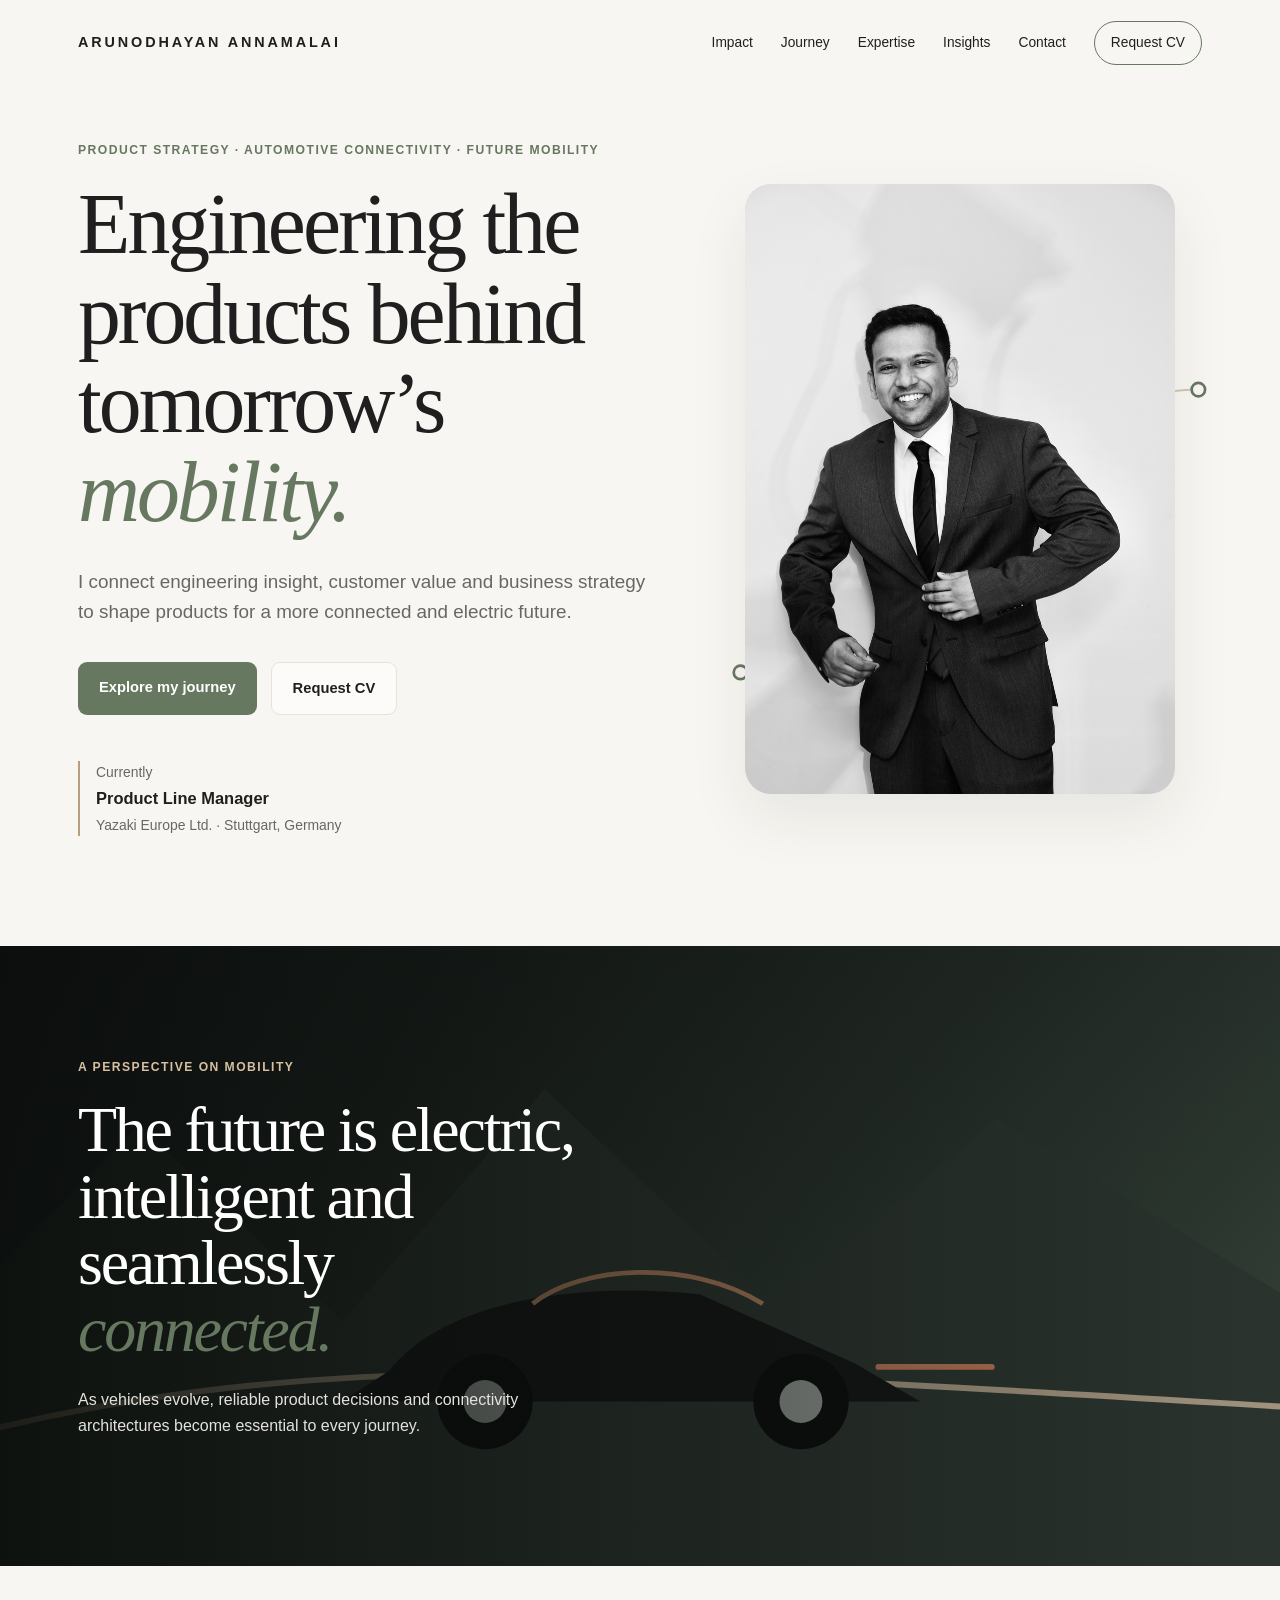
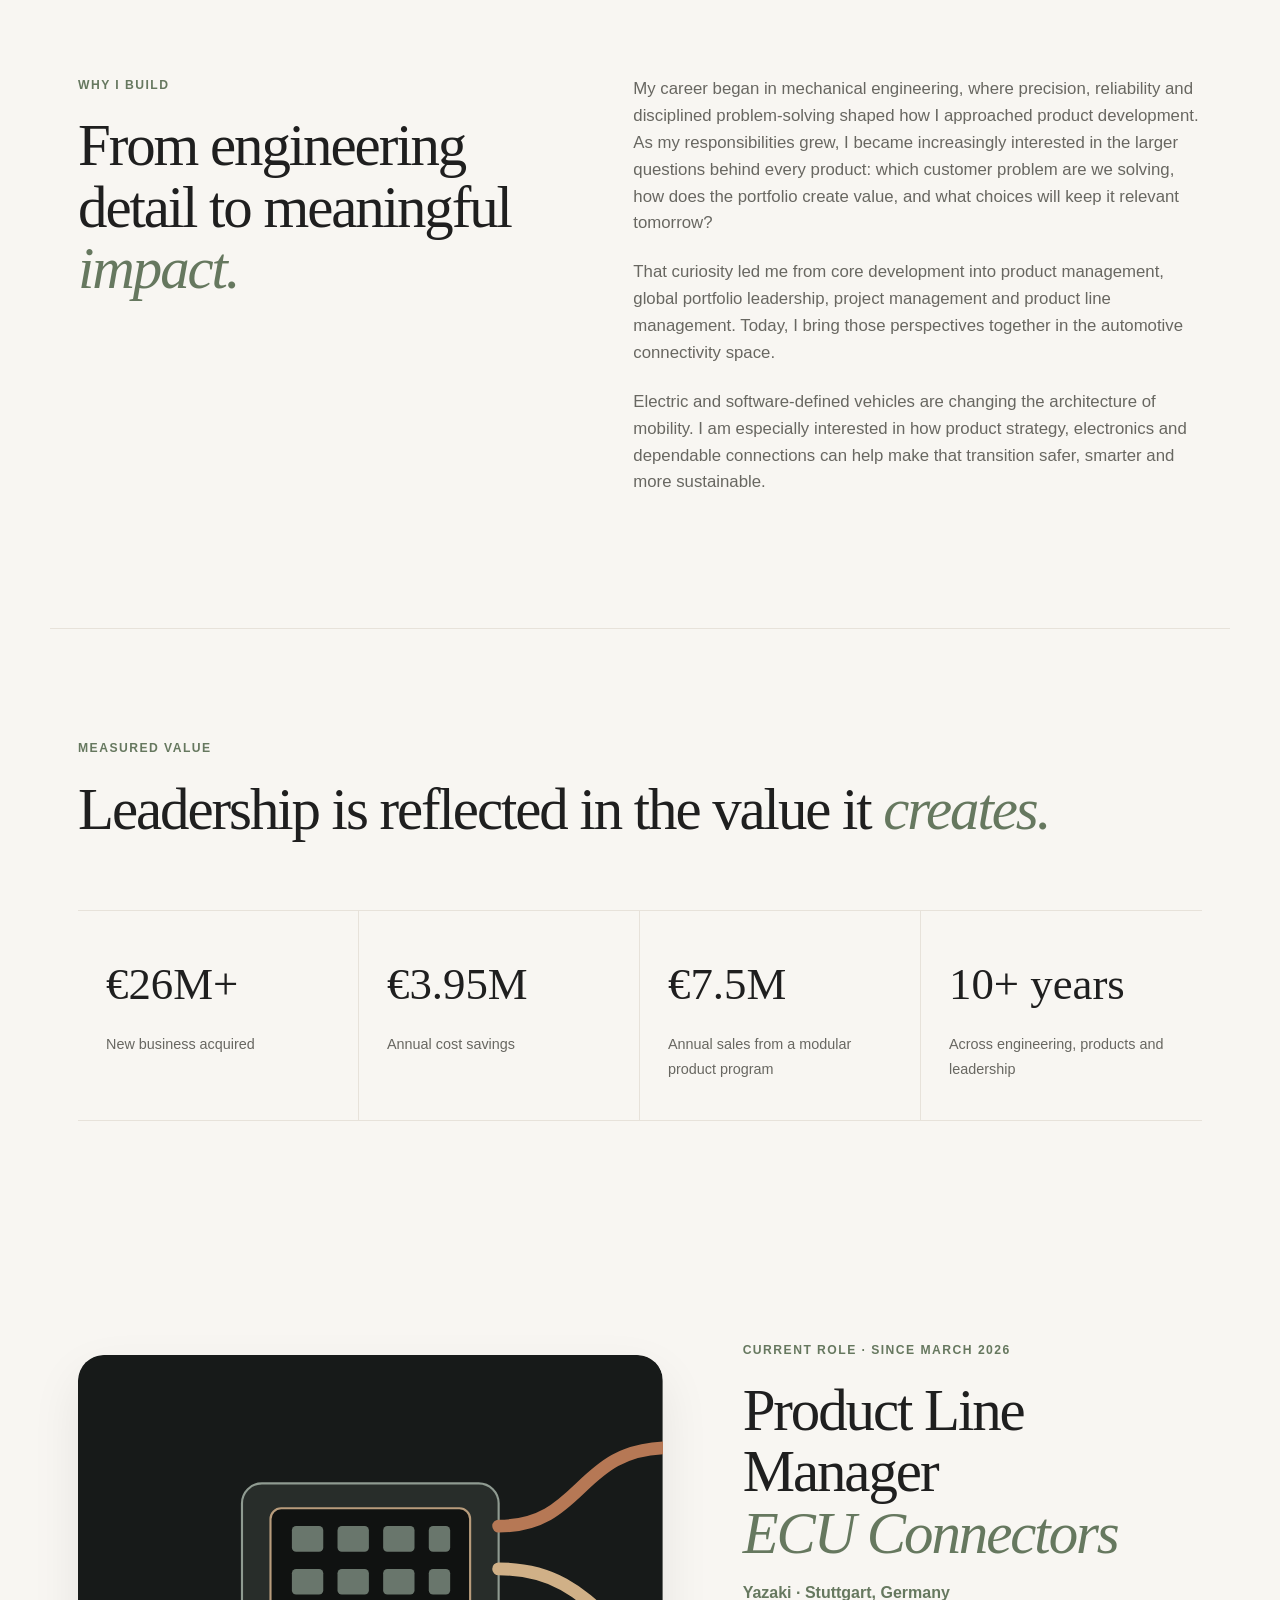
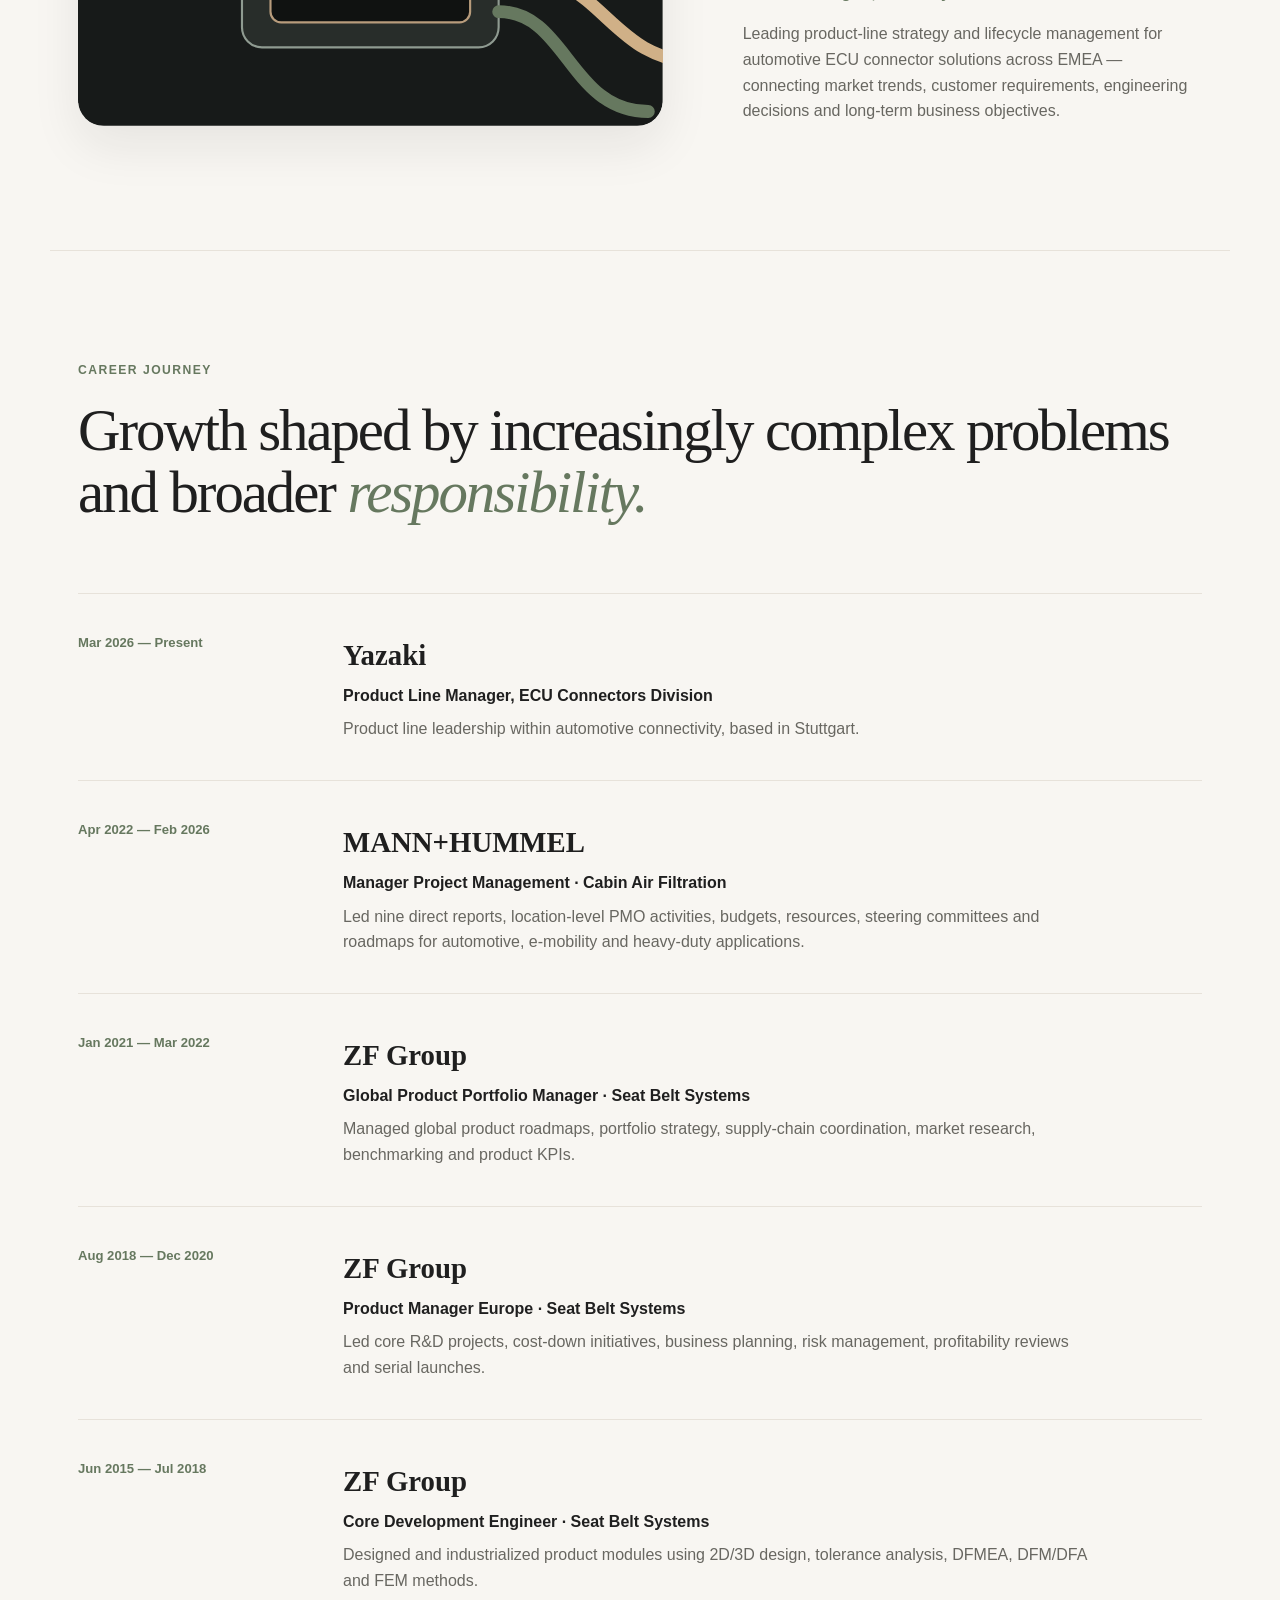
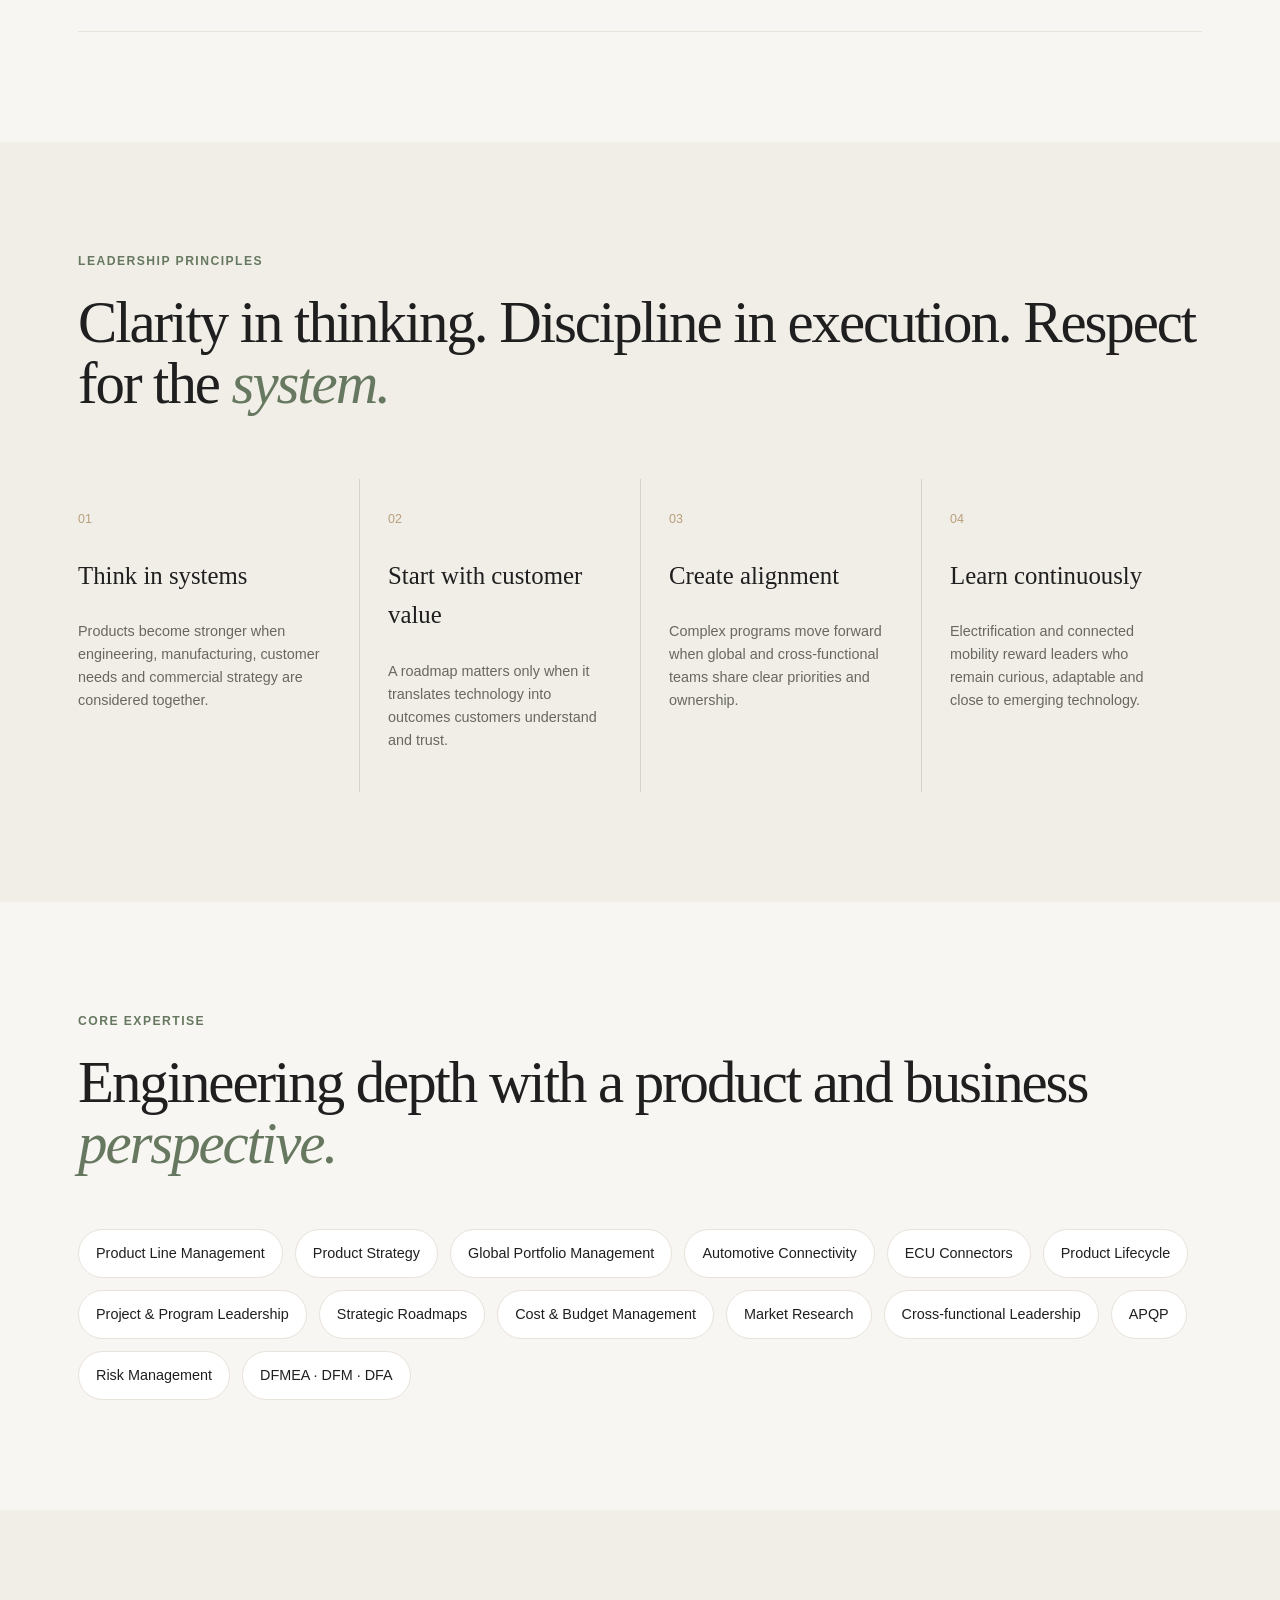
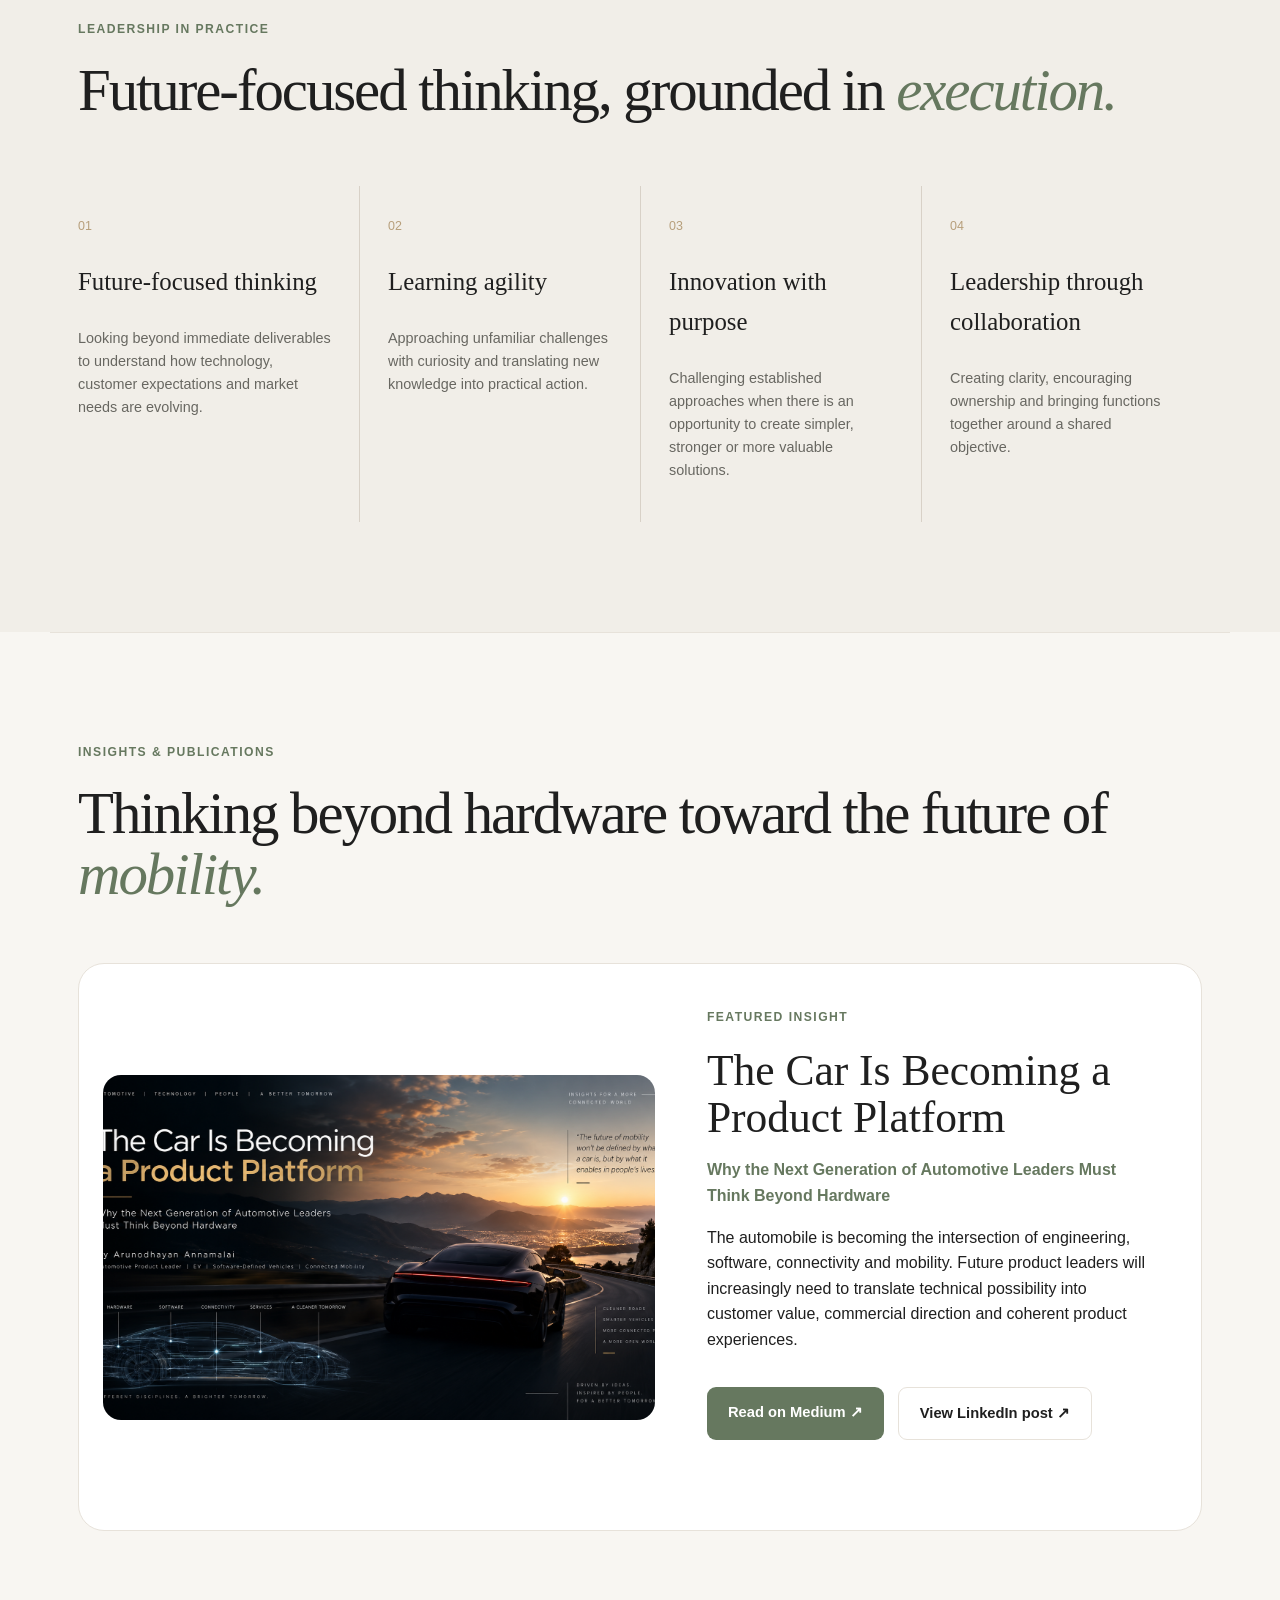
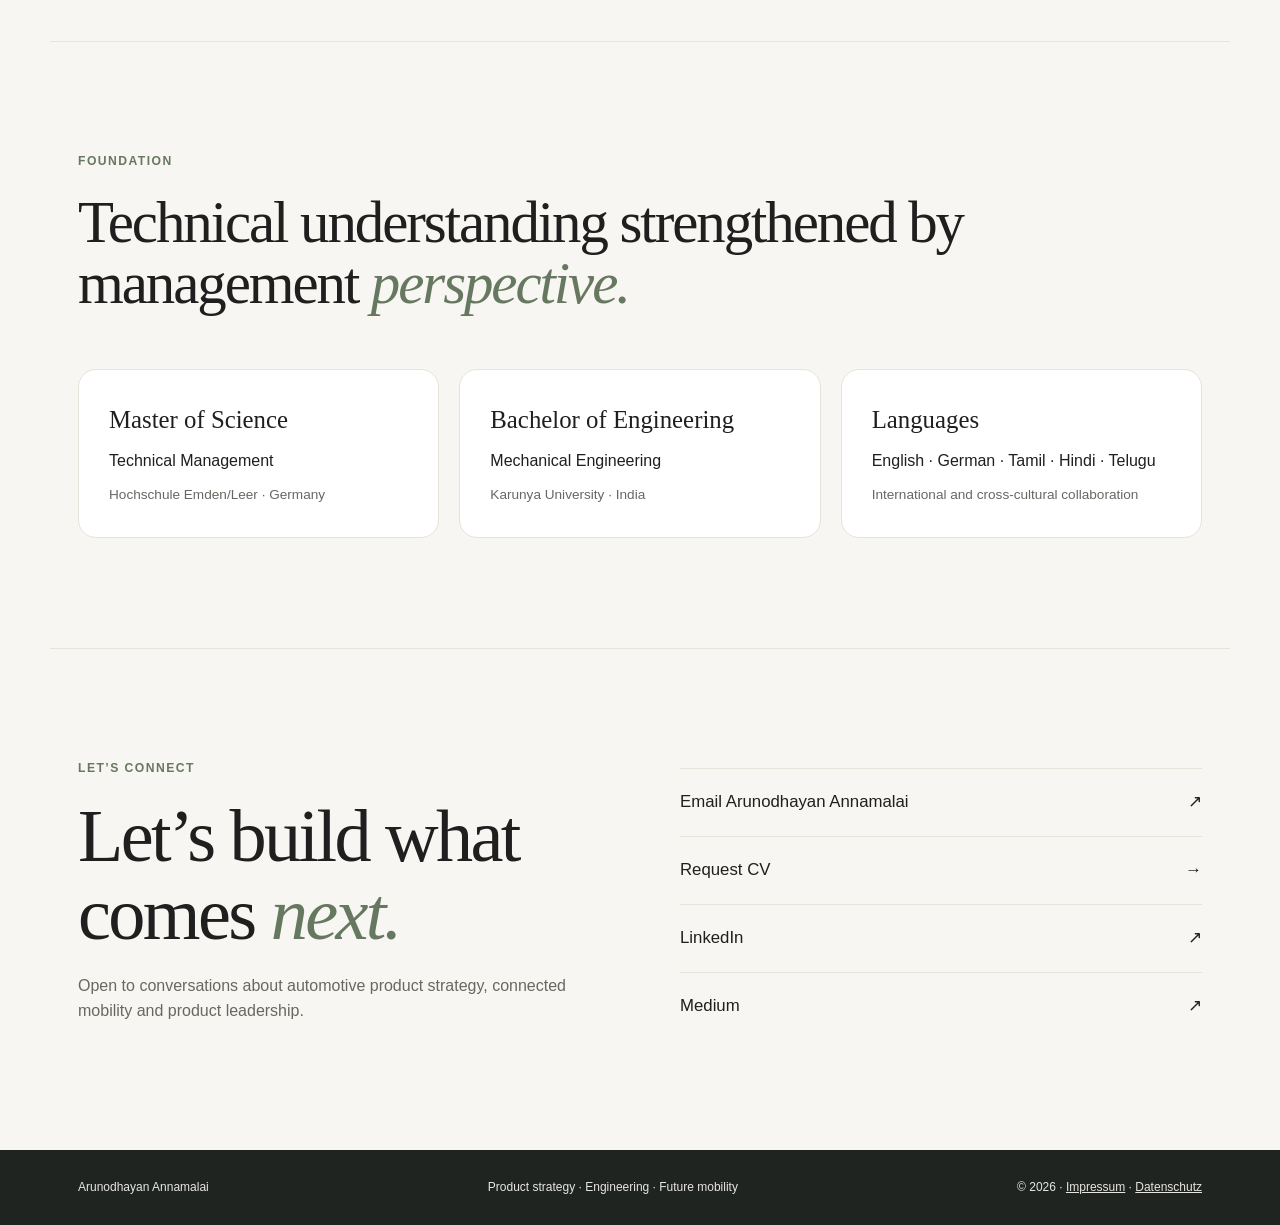
<file: index.html>
<!doctype html>
<html lang="en">
<head>
  <meta charset="utf-8" />
  <meta name="viewport" content="width=device-width, initial-scale=1" />
  <title>Arunodhayan Annamalai | Product Line Manager & Automotive Product Strategy</title>
  <meta name="description" content="Arunodhayan Annamalai is a Product Line Manager in Stuttgart with experience in automotive product strategy, global portfolio management, engineering leadership and connected mobility." />
  <meta name="keywords" content="Arunodhayan Annamalai, Product Line Manager Stuttgart, automotive product strategy, ECU connectors, automotive connectivity, product portfolio management, future mobility" />
  <meta name="author" content="Arunodhayan Annamalai" />
  <meta name="robots" content="index, follow, max-image-preview:large" />
 <link rel="canonical" href="https://www.arunodhayanannamalai.de/" />
  <meta property="og:type" content="website" />
  <meta property="og:title" content="Arunodhayan Annamalai | Product Strategy & Future Mobility" />
  <meta property="og:description" content="Engineering insight, product strategy and leadership for connected and electric mobility." />
  <meta property="og:url" content="https://www.arunodhayanannamalai.de/" />
  <meta property="og:image" content="https://www.arunodhayanannamalai.de/arunodhayan-portrait.jpg" />
  <meta name="twitter:card" content="summary_large_image" />
  <meta name="theme-color" content="#66785F" />
  <link rel="icon" href="favicon.svg" type="image/svg+xml" />
  <link rel="manifest" href="site.webmanifest" />
  <link rel="stylesheet" href="styles.css" />
  <script type="application/ld+json">
  {
    "@context": "https://schema.org",
    "@type": "Person",
    "name": "Arunodhayan Annamalai",
    "jobTitle": "Product Line Manager",
    "description": "Automotive product leader with experience in engineering, product management, global portfolio strategy and project management leadership.",
    "email": "mailto:arunodhayan@gmail.com",
    "address": {
      "@type": "PostalAddress",
      "addressLocality": "Stuttgart",
      "addressCountry": "DE"
    },
    "worksFor": {
      "@type": "Organization",
      "name": "Yazaki"
    },
    "knowsAbout": [
      "Automotive product strategy",
      "ECU connectors",
      "Product portfolio management",
      "Product lifecycle management",
      "Engineering leadership",
      "Electric mobility"
    ],
   "url": "https://www.arunodhayanannamalai.de/",
    "sameAs": [
      "https://www.linkedin.com/in/arunodhayanannamalai",
      "https://medium.com/@arunodhayan"
    ]
  }
  </script>
</head>
<body>
  <a class="skip-link" href="#main">Skip to content</a>
  <header class="site-header" id="top">
    <a class="wordmark" href="#top" aria-label="Arunodhayan Annamalai home">ARUNODHAYAN ANNAMALAI</a>
    <button class="menu-toggle" aria-expanded="false" aria-controls="site-nav">Menu</button>
    <nav id="site-nav" aria-label="Main navigation">
      <a href="#impact">Impact</a>
      <a href="#journey">Journey</a>
      <a href="#expertise">Expertise</a>
       <a href="#insights">Insights</a>
      <a href="#contact">Contact</a>
      <a class="nav-cta"
   href="mailto:arunodhayan@gmail.com?subject=CV%20Request%20-%20Arunodhayan%20Annamalai">
  Request CV
</a>
    </nav>
  </header>

  <main id="main">
    <section class="hero section-shell" aria-labelledby="hero-title">
      <div class="hero-copy reveal">
        <p class="eyebrow">Product strategy · Automotive connectivity · Future mobility</p>
        <h1 id="hero-title">Engineering the products behind tomorrow’s <em>mobility.</em></h1>
        <p class="hero-intro">I connect engineering insight, customer value and business strategy to shape products for a more connected and electric future.</p>
        <div class="hero-actions">
          <a class="button button-primary" href="#journey">Explore my journey</a>
          <a class="button button-secondary"
   href="mailto:arunodhayan@gmail.com?subject=CV%20Request%20-%20Arunodhayan%20Annamalai">
  Request CV
</a>
        </div>
        <div class="current-role" aria-label="Current position">
          <span>Currently</span>
          <strong>Product Line Manager</strong>
          <span>Yazaki Europe Ltd. · Stuttgart, Germany</span>
        </div>
      </div>
      <div class="hero-visual reveal delay-1">
        <div class="portrait-frame">
          <img src="arunodhayan-portrait.jpg" width="855" height="1287" alt="Professional portrait of Arunodhayan Annamalai" fetchpriority="high" />
        </div>
        <svg class="route-lines" viewBox="0 0 360 420" role="img" aria-label="Abstract connection line motif">
          <path d="M10 330 C90 330 82 240 160 240 S238 120 350 120" />
          <path d="M120 410 C120 340 210 350 210 270 S300 220 300 40" />
          <circle cx="10" cy="330" r="5"/><circle cx="160" cy="240" r="5"/><circle cx="350" cy="120" r="5"/><circle cx="300" cy="40" r="5"/>
        </svg>
      </div>
    </section>

    <section class="mobility-banner" aria-label="Future mobility vision">
      <div class="mobility-art" aria-hidden="true">
        <svg viewBox="0 0 1200 520" preserveAspectRatio="xMidYMid slice">
          <defs>
            <linearGradient id="sky" x1="0" y1="0" x2="1" y2="1">
              <stop offset="0" stop-color="#151918"/><stop offset="1" stop-color="#39483d"/>
            </linearGradient>
          </defs>
          <rect width="1200" height="520" fill="url(#sky)"/>
          <path d="M0 335 L180 150 350 315 520 120 710 300 900 145 1200 330 1200 520 0 520Z" fill="#2b342e"/>
          <path d="M0 420 C320 330 610 355 1200 390" fill="none" stroke="#d8c0a3" stroke-width="5" opacity=".7"/>
          <path d="M390 356 C430 304 530 280 650 292 L780 350 835 382 350 382Z" fill="#121514"/>
          <path d="M510 300 C550 268 641 262 703 300" fill="none" stroke="#aa7b5c" stroke-width="4"/>
          <circle cx="470" cy="382" r="40" fill="#0b0c0c"/><circle cx="735" cy="382" r="40" fill="#0b0c0c"/>
          <circle cx="470" cy="382" r="18" fill="#8d938e"/><circle cx="735" cy="382" r="18" fill="#8d938e"/>
          <path d="M800 353 h95" stroke="#b77554" stroke-width="5" stroke-linecap="round"/>
        </svg>
      </div>
      <div class="banner-copy reveal">
        <p class="eyebrow light">A perspective on mobility</p>
        <h2>The future is electric, intelligent and seamlessly <em>connected.</em></h2>
        <p>As vehicles evolve, reliable product decisions and connectivity architectures become essential to every journey.</p>
      </div>
    </section>

    <section class="story section-shell" id="story">
      <div class="section-heading reveal">
        <p class="eyebrow">Why I build</p>
        <h2>From engineering detail to meaningful <em>impact.</em></h2>
      </div>
      <div class="story-copy reveal delay-1">
        <p>My career began in mechanical engineering, where precision, reliability and disciplined problem-solving shaped how I approached product development. As my responsibilities grew, I became increasingly interested in the larger questions behind every product: which customer problem are we solving, how does the portfolio create value, and what choices will keep it relevant tomorrow?</p>
        <p>That curiosity led me from core development into product management, global portfolio leadership, project management and product line management. Today, I bring those perspectives together in the automotive connectivity space.</p>
        <p>Electric and software-defined vehicles are changing the architecture of mobility. I am especially interested in how product strategy, electronics and dependable connections can help make that transition safer, smarter and more sustainable.</p>
      </div>
    </section>

    <section class="impact section-shell" id="impact" aria-labelledby="impact-title">
      <div class="section-heading reveal">
        <p class="eyebrow">Measured value</p>
        <h2 id="impact-title">Leadership is reflected in the value it <em>creates.</em></h2>
      </div>
      <div class="metric-grid">
        <article class="metric reveal"><strong>€26M+</strong><span>New business acquired</span></article>
        <article class="metric reveal delay-1"><strong>€3.95M</strong><span>Annual cost savings</span></article>
        <article class="metric reveal delay-2"><strong>€7.5M</strong><span>Annual sales from a modular product program</span></article>
        <article class="metric reveal delay-3"><strong>10+ years</strong><span>Across engineering, products and leadership</span></article>
      </div>
    </section>

    <section class="current section-shell" id="current-role">
      <div class="technical-art reveal" aria-hidden="true">
        <svg viewBox="0 0 820 520">
          <rect width="820" height="520" rx="34" fill="#171a19"/>
          <g transform="translate(150 110)">
            <rect x="80" y="70" width="360" height="230" rx="28" fill="#282d2a" stroke="#8f9b91" stroke-width="3"/>
            <rect x="120" y="105" width="280" height="160" rx="15" fill="#101211" stroke="#b89c7c" stroke-width="3"/>
            <g fill="#69766c">
              <rect x="150" y="130" width="44" height="36" rx="6"/><rect x="214" y="130" width="44" height="36" rx="6"/><rect x="278" y="130" width="44" height="36" rx="6"/><rect x="342" y="130" width="30" height="36" rx="6"/>
              <rect x="150" y="190" width="44" height="36" rx="6"/><rect x="214" y="190" width="44" height="36" rx="6"/><rect x="278" y="190" width="44" height="36" rx="6"/><rect x="342" y="190" width="30" height="36" rx="6"/>
            </g>
            <path d="M440 130 C560 130 550 20 680 20" fill="none" stroke="#b67855" stroke-width="18" stroke-linecap="round"/>
            <path d="M440 190 C590 190 590 320 720 320" fill="none" stroke="#d0b087" stroke-width="18" stroke-linecap="round"/>
            <path d="M440 250 C535 250 540 390 650 390" fill="none" stroke="#66785f" stroke-width="18" stroke-linecap="round"/>
          </g>
        </svg>
      </div>
      <div class="current-copy reveal delay-1">
        <p class="eyebrow">Current role · Since March 2026</p>
        <h2>Product Line Manager<br /><em>ECU Connectors</em></h2>
        <p class="company">Yazaki · Stuttgart, Germany</p>
        <p>Leading product-line strategy and lifecycle management for automotive ECU connector solutions across EMEA — connecting market trends, customer requirements, engineering decisions and long-term business objectives.</p>
      </div>
    </section>

    <section class="journey section-shell" id="journey" aria-labelledby="journey-title">
      <div class="section-heading reveal">
        <p class="eyebrow">Career journey</p>
        <h2 id="journey-title">Growth shaped by increasingly complex problems and broader <em>responsibility.</em></h2>
      </div>
      <div class="timeline">
        <article class="timeline-item reveal">
          <time>Mar 2026 — Present</time><div><h3>Yazaki</h3><p class="role">Product Line Manager, ECU Connectors Division</p><p>Product line leadership within automotive connectivity, based in Stuttgart.</p></div>
        </article>
        <article class="timeline-item reveal">
          <time>Apr 2022 — Feb 2026</time><div><h3>MANN+HUMMEL</h3><p class="role">Manager Project Management · Cabin Air Filtration</p><p>Led nine direct reports, location-level PMO activities, budgets, resources, steering committees and roadmaps for automotive, e-mobility and heavy-duty applications.</p></div>
        </article>
        <article class="timeline-item reveal">
          <time>Jan 2021 — Mar 2022</time><div><h3>ZF Group</h3><p class="role">Global Product Portfolio Manager · Seat Belt Systems</p><p>Managed global product roadmaps, portfolio strategy, supply-chain coordination, market research, benchmarking and product KPIs.</p></div>
        </article>
        <article class="timeline-item reveal">
          <time>Aug 2018 — Dec 2020</time><div><h3>ZF Group</h3><p class="role">Product Manager Europe · Seat Belt Systems</p><p>Led core R&amp;D projects, cost-down initiatives, business planning, risk management, profitability reviews and serial launches.</p></div>
        </article>
        <article class="timeline-item reveal">
          <time>Jun 2015 — Jul 2018</time><div><h3>ZF Group</h3><p class="role">Core Development Engineer · Seat Belt Systems</p><p>Designed and industrialized product modules using 2D/3D design, tolerance analysis, DFMEA, DFM/DFA and FEM methods.</p></div>
        </article>
      </div>
    </section>

    <section class="principles section-shell">
      <div class="section-heading reveal">
        <p class="eyebrow">Leadership principles</p>
        <h2>Clarity in thinking. Discipline in execution. Respect for the <em>system.</em></h2>
      </div>
      <div class="principle-grid">
        <article class="reveal"><span>01</span><h3>Think in systems</h3><p>Products become stronger when engineering, manufacturing, customer needs and commercial strategy are considered together.</p></article>
        <article class="reveal delay-1"><span>02</span><h3>Start with customer value</h3><p>A roadmap matters only when it translates technology into outcomes customers understand and trust.</p></article>
        <article class="reveal delay-2"><span>03</span><h3>Create alignment</h3><p>Complex programs move forward when global and cross-functional teams share clear priorities and ownership.</p></article>
        <article class="reveal delay-3"><span>04</span><h3>Learn continuously</h3><p>Electrification and connected mobility reward leaders who remain curious, adaptable and close to emerging technology.</p></article>
      </div>
    </section>

    <section class="expertise section-shell" id="expertise">
      <div class="section-heading reveal">
        <p class="eyebrow">Core expertise</p>
        <h2>Engineering depth with a product and business <em>perspective.</em></h2>
      </div>
      <div class="tag-list reveal delay-1" aria-label="Professional expertise">
        <span>Product Line Management</span><span>Product Strategy</span><span>Global Portfolio Management</span><span>Automotive Connectivity</span><span>ECU Connectors</span><span>Product Lifecycle</span><span>Project &amp; Program Leadership</span><span>Strategic Roadmaps</span><span>Cost &amp; Budget Management</span><span>Market Research</span><span>Cross-functional Leadership</span><span>APQP</span><span>Risk Management</span><span>DFMEA · DFM · DFA</span>
      </div>
    </section>

    <section class="principles section-shell" id="leadership">
      <div class="section-heading reveal">
        <p class="eyebrow">Leadership in practice</p>
        <h2>Future-focused thinking, grounded in <em>execution.</em></h2>
      </div>
      <div class="principle-grid">
        <article class="reveal"><span>01</span><h3>Future-focused thinking</h3><p>Looking beyond immediate deliverables to understand how technology, customer expectations and market needs are evolving.</p></article>
        <article class="reveal delay-1"><span>02</span><h3>Learning agility</h3><p>Approaching unfamiliar challenges with curiosity and translating new knowledge into practical action.</p></article>
        <article class="reveal delay-2"><span>03</span><h3>Innovation with purpose</h3><p>Challenging established approaches when there is an opportunity to create simpler, stronger or more valuable solutions.</p></article>
        <article class="reveal delay-3"><span>04</span><h3>Leadership through collaboration</h3><p>Creating clarity, encouraging ownership and bringing functions together around a shared objective.</p></article>
      </div>
    </section>

    <section class="insights section-shell" id="insights">
      <div class="section-heading reveal">
        <p class="eyebrow">Insights &amp; publications</p>
        <h2>Thinking beyond hardware toward the future of <em>mobility.</em></h2>
      </div>
      <article class="insight-card reveal">
        <img src="product-platform-cover.png" alt="The Car Is Becoming a Product Platform article cover" loading="lazy" />
        <div class="insight-copy">
          <p class="eyebrow">Featured insight</p>
          <h3>The Car Is Becoming a Product Platform</h3>
          <p class="insight-subtitle">Why the Next Generation of Automotive Leaders Must Think Beyond Hardware</p>
          <p>The automobile is becoming the intersection of engineering, software, connectivity and mobility. Future product leaders will increasingly need to translate technical possibility into customer value, commercial direction and coherent product experiences.</p>
          <div class="hero-actions">
            <a class="button button-primary" href="https://medium.com/@arunodhayan/the-car-is-becoming-a-product-platform-ee07dbe4f7dc" target="_blank" rel="noopener">Read on Medium ↗</a>
            <a class="button button-secondary" href="https://lnkd.in/p/eEQQFguM" target="_blank" rel="noopener">View LinkedIn post ↗</a>
          </div>
        </div>
      </article>
    </section>

    <section class="education section-shell">
      <div class="section-heading reveal">
        <p class="eyebrow">Foundation</p>
        <h2>Technical understanding strengthened by management <em>perspective.</em></h2>
      </div>
      <div class="education-grid">
        <article class="reveal"><h3>Master of Science</h3><p>Technical Management</p><span>Hochschule Emden/Leer · Germany</span></article>
        <article class="reveal delay-1"><h3>Bachelor of Engineering</h3><p>Mechanical Engineering</p><span>Karunya University · India</span></article>
        <article class="reveal delay-2"><h3>Languages</h3><p>English · German · Tamil · Hindi · Telugu</p><span>International and cross-cultural collaboration</span></article>
      </div>
    </section>

    <section class="contact section-shell" id="contact">
      <div class="contact-copy reveal">
        <p class="eyebrow">Let’s connect</p>
        <h2>Let’s build what comes <em>next.</em></h2>
        <p>Open to conversations about automotive product strategy, connected mobility and product leadership.</p>
      </div>
      <div class="contact-actions reveal delay-1">
        <a href="mailto:arunodhayan@gmail.com">Email Arunodhayan Annamalai <span>↗</span></a>
       <a href="mailto:arunodhayan@gmail.com?subject=CV%20Request%20-%20Arunodhayan%20Annamalai">
  Request CV <span>→</span>
</a>
        <a href="https://www.linkedin.com/in/arunodhayanannamalai" target="_blank" rel="noopener">LinkedIn <span>↗</span></a>
         <a href="https://medium.com/@arunodhayan" target="_blank" rel="noopener">Medium <span>↗</span></a>
      </div>
    </section>
  </main>

<footer>
  <span>Arunodhayan Annamalai</span>
  <span>Product strategy · Engineering · Future mobility</span>
 <span>
  © <span id="year"></span> ·
  <a href="impressum.html">Impressum</a> ·
  <a href="datenschutz.html">Datenschutz</a>
</span>
</footer>
  <script src="script.js" defer></script>
</body>
</html>
</file>
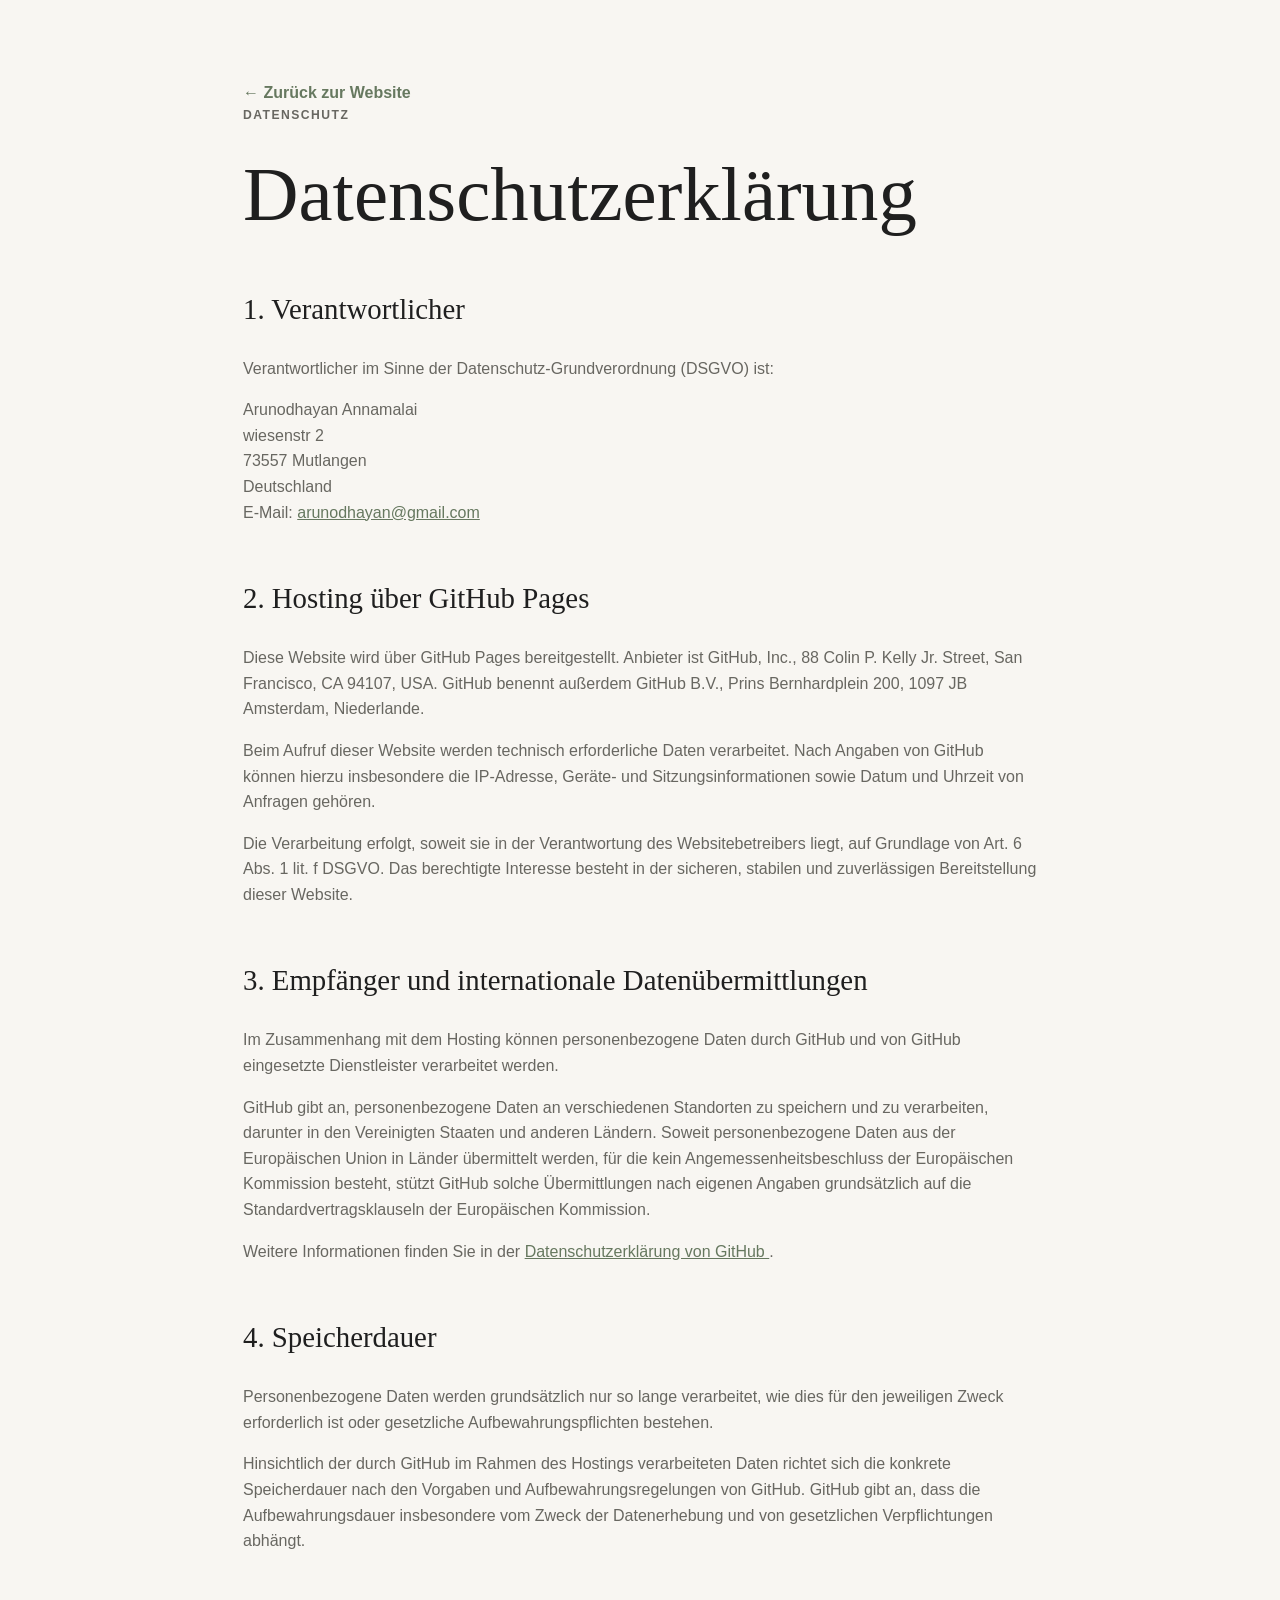
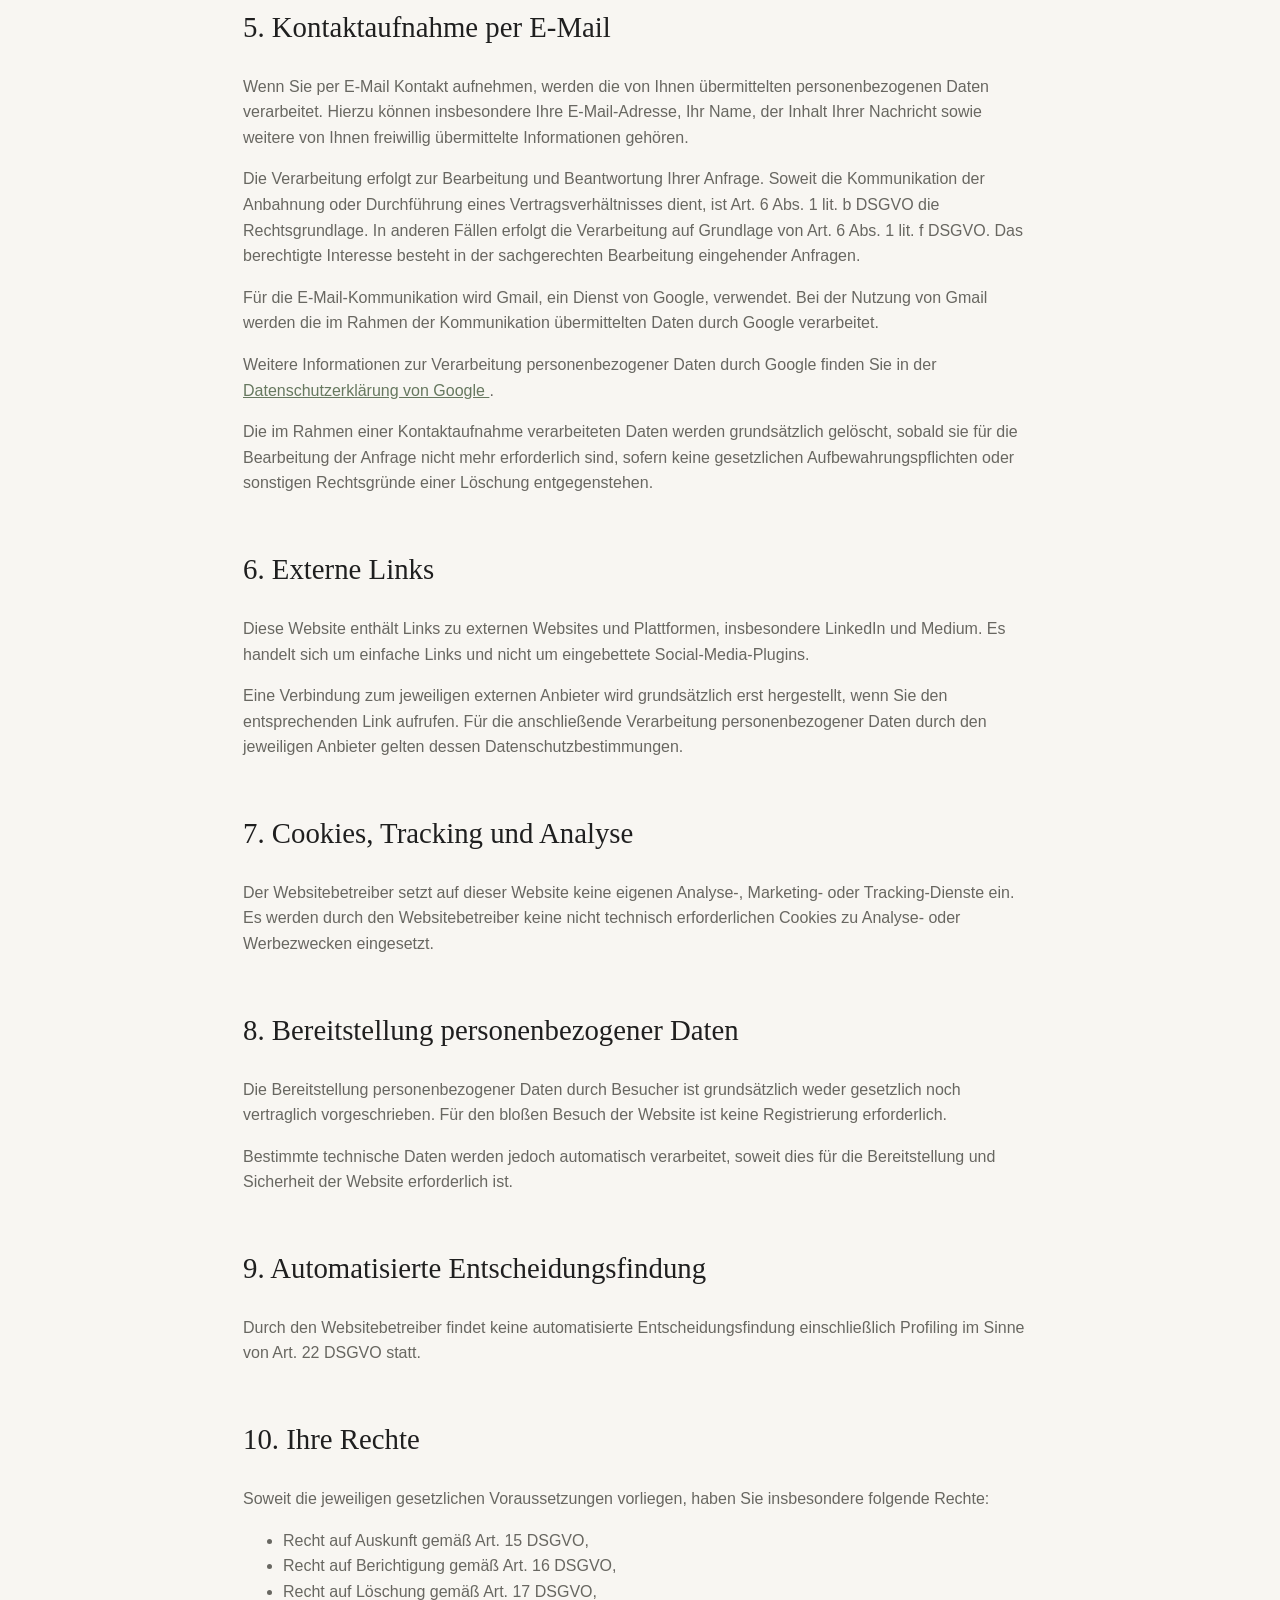
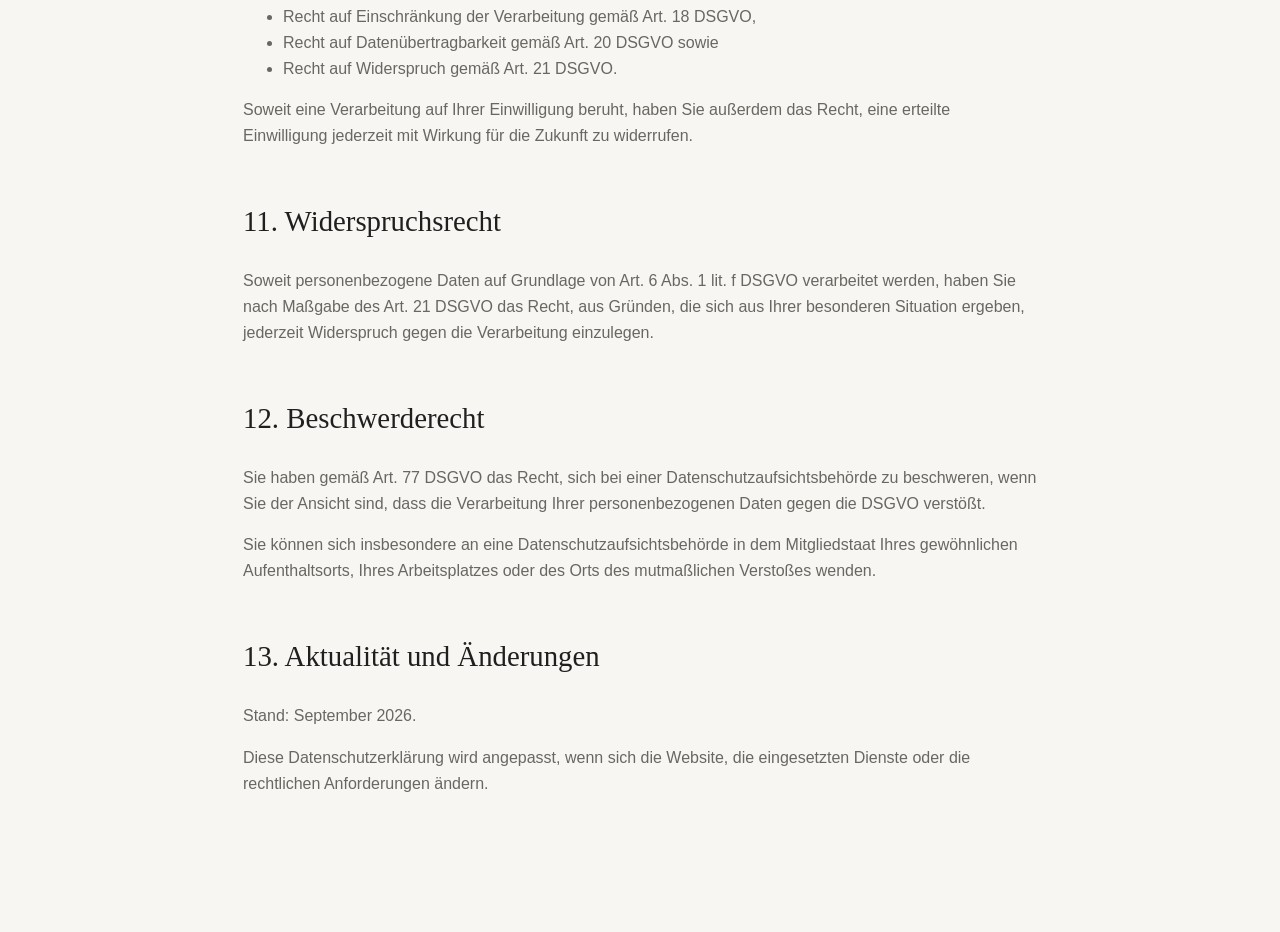
<file: datenschutz.html>
<!doctype html>
<html lang="de">
<head>
  <meta charset="utf-8" />
  <meta name="viewport" content="width=device-width, initial-scale=1" />
  <meta name="robots" content="index, follow" />

  <title>Datenschutzerklärung | Arunodhayan Annamalai</title>

  <link rel="canonical"
        href="https://www.arunodhayanannamalai.de/datenschutz.html" />

  <link rel="icon" href="favicon.svg" type="image/svg+xml" />
  <link rel="stylesheet" href="styles.css" />

  <style>
    .legal-page {
      max-width: 850px;
      margin: 0 auto;
      padding: 80px 28px 120px;
    }

    .legal-page h1,
    .legal-page h2 {
      font-family: var(--serif);
      font-weight: 400;
    }

    .legal-page h1 {
      font-size: clamp(3rem, 6vw, 5.5rem);
      line-height: 1.05;
      margin: 30px 0 50px;
    }

    .legal-page h2 {
      font-size: 1.8rem;
      margin-top: 50px;
    }

    .legal-page p,
    .legal-page li {
      color: var(--muted);
    }

    .legal-page a {
      color: var(--moss);
    }

    .legal-back {
      text-decoration: none;
      font-weight: 600;
    }
  </style>
</head>

<body>

<main class="legal-page">

  <a class="legal-back" href="/">← Zurück zur Website</a>

  <p class="eyebrow">Datenschutz</p>
  <h1>Datenschutzerklärung</h1>

  <h2>1. Verantwortlicher</h2>

  <p>
    Verantwortlicher im Sinne der Datenschutz-Grundverordnung (DSGVO) ist:
  </p>

  <p>
    Arunodhayan Annamalai<br />
    wiesenstr 2<br />
    73557 Mutlangen<br />
    Deutschland<br />
    E-Mail:
    <a href="mailto:arunodhayan@gmail.com">
      arunodhayan@gmail.com
    </a>
  </p>

  <h2>2. Hosting über GitHub Pages</h2>

  <p>
    Diese Website wird über GitHub Pages bereitgestellt.
    Anbieter ist GitHub, Inc., 88 Colin P. Kelly Jr. Street,
    San Francisco, CA 94107, USA. GitHub benennt außerdem
    GitHub B.V., Prins Bernhardplein 200, 1097 JB Amsterdam,
    Niederlande.
  </p>

  <p>
    Beim Aufruf dieser Website werden technisch erforderliche
    Daten verarbeitet. Nach Angaben von GitHub können hierzu
    insbesondere die IP-Adresse, Geräte- und Sitzungsinformationen
    sowie Datum und Uhrzeit von Anfragen gehören.
  </p>

  <p>
    Die Verarbeitung erfolgt, soweit sie in der Verantwortung
    des Websitebetreibers liegt, auf Grundlage von
    Art. 6 Abs. 1 lit. f DSGVO. Das berechtigte Interesse besteht
    in der sicheren, stabilen und zuverlässigen Bereitstellung
    dieser Website.
  </p>

  <h2>3. Empfänger und internationale Datenübermittlungen</h2>

  <p>
    Im Zusammenhang mit dem Hosting können personenbezogene Daten
    durch GitHub und von GitHub eingesetzte Dienstleister verarbeitet
    werden.
  </p>

  <p>
    GitHub gibt an, personenbezogene Daten an verschiedenen Standorten
    zu speichern und zu verarbeiten, darunter in den Vereinigten Staaten
    und anderen Ländern. Soweit personenbezogene Daten aus der
    Europäischen Union in Länder übermittelt werden, für die kein
    Angemessenheitsbeschluss der Europäischen Kommission besteht,
    stützt GitHub solche Übermittlungen nach eigenen Angaben grundsätzlich
    auf die Standardvertragsklauseln der Europäischen Kommission.
  </p>

  <p>
    Weitere Informationen finden Sie in der
    <a href="https://docs.github.com/en/site-policy/privacy-policies/github-general-privacy-statement"
       target="_blank"
       rel="noopener noreferrer">
      Datenschutzerklärung von GitHub
    </a>.
  </p>

  <h2>4. Speicherdauer</h2>

  <p>
    Personenbezogene Daten werden grundsätzlich nur so lange verarbeitet,
    wie dies für den jeweiligen Zweck erforderlich ist oder gesetzliche
    Aufbewahrungspflichten bestehen.
  </p>

  <p>
    Hinsichtlich der durch GitHub im Rahmen des Hostings verarbeiteten
    Daten richtet sich die konkrete Speicherdauer nach den Vorgaben und
    Aufbewahrungsregelungen von GitHub. GitHub gibt an, dass die
    Aufbewahrungsdauer insbesondere vom Zweck der Datenerhebung und von
    gesetzlichen Verpflichtungen abhängt.
  </p>

 <h2>5. Kontaktaufnahme per E-Mail</h2>

<p>
  Wenn Sie per E-Mail Kontakt aufnehmen, werden die von Ihnen
  übermittelten personenbezogenen Daten verarbeitet. Hierzu können
  insbesondere Ihre E-Mail-Adresse, Ihr Name, der Inhalt Ihrer Nachricht
  sowie weitere von Ihnen freiwillig übermittelte Informationen gehören.
</p>

<p>
  Die Verarbeitung erfolgt zur Bearbeitung und Beantwortung Ihrer Anfrage.
  Soweit die Kommunikation der Anbahnung oder Durchführung eines
  Vertragsverhältnisses dient, ist Art. 6 Abs. 1 lit. b DSGVO die
  Rechtsgrundlage. In anderen Fällen erfolgt die Verarbeitung auf
  Grundlage von Art. 6 Abs. 1 lit. f DSGVO. Das berechtigte Interesse
  besteht in der sachgerechten Bearbeitung eingehender Anfragen.
</p>

<p>
  Für die E-Mail-Kommunikation wird Gmail, ein Dienst von Google,
  verwendet. Bei der Nutzung von Gmail werden die im Rahmen der
  Kommunikation übermittelten Daten durch Google verarbeitet.
</p>

<p>
  Weitere Informationen zur Verarbeitung personenbezogener Daten
  durch Google finden Sie in der
  <a href="https://policies.google.com/privacy?hl=de"
     target="_blank"
     rel="noopener noreferrer">
    Datenschutzerklärung von Google
  </a>.
</p>

<p>
  Die im Rahmen einer Kontaktaufnahme verarbeiteten Daten werden
  grundsätzlich gelöscht, sobald sie für die Bearbeitung der Anfrage
  nicht mehr erforderlich sind, sofern keine gesetzlichen
  Aufbewahrungspflichten oder sonstigen Rechtsgründe einer Löschung
  entgegenstehen.
</p>

  <h2>6. Externe Links</h2>

  <p>
    Diese Website enthält Links zu externen Websites und Plattformen,
    insbesondere LinkedIn und Medium. Es handelt sich um einfache Links
    und nicht um eingebettete Social-Media-Plugins.
  </p>

  <p>
    Eine Verbindung zum jeweiligen externen Anbieter wird grundsätzlich
    erst hergestellt, wenn Sie den entsprechenden Link aufrufen.
    Für die anschließende Verarbeitung personenbezogener Daten durch
    den jeweiligen Anbieter gelten dessen Datenschutzbestimmungen.
  </p>

  <h2>7. Cookies, Tracking und Analyse</h2>

  <p>
    Der Websitebetreiber setzt auf dieser Website keine eigenen
    Analyse-, Marketing- oder Tracking-Dienste ein. Es werden durch
    den Websitebetreiber keine nicht technisch erforderlichen Cookies
    zu Analyse- oder Werbezwecken eingesetzt.
  </p>

  <h2>8. Bereitstellung personenbezogener Daten</h2>

  <p>
    Die Bereitstellung personenbezogener Daten durch Besucher ist
    grundsätzlich weder gesetzlich noch vertraglich vorgeschrieben.
    Für den bloßen Besuch der Website ist keine Registrierung erforderlich.
  </p>

  <p>
    Bestimmte technische Daten werden jedoch automatisch verarbeitet,
    soweit dies für die Bereitstellung und Sicherheit der Website
    erforderlich ist.
  </p>

  <h2>9. Automatisierte Entscheidungsfindung</h2>

  <p>
    Durch den Websitebetreiber findet keine automatisierte
    Entscheidungsfindung einschließlich Profiling im Sinne von
    Art. 22 DSGVO statt.
  </p>

  <h2>10. Ihre Rechte</h2>

  <p>
    Soweit die jeweiligen gesetzlichen Voraussetzungen vorliegen,
    haben Sie insbesondere folgende Rechte:
  </p>

  <ul>
    <li>Recht auf Auskunft gemäß Art. 15 DSGVO,</li>
    <li>Recht auf Berichtigung gemäß Art. 16 DSGVO,</li>
    <li>Recht auf Löschung gemäß Art. 17 DSGVO,</li>
    <li>Recht auf Einschränkung der Verarbeitung gemäß Art. 18 DSGVO,</li>
    <li>Recht auf Datenübertragbarkeit gemäß Art. 20 DSGVO sowie</li>
    <li>Recht auf Widerspruch gemäß Art. 21 DSGVO.</li>
  </ul>

  <p>
    Soweit eine Verarbeitung auf Ihrer Einwilligung beruht, haben Sie
    außerdem das Recht, eine erteilte Einwilligung jederzeit mit Wirkung
    für die Zukunft zu widerrufen.
  </p>

  <h2>11. Widerspruchsrecht</h2>

  <p>
    Soweit personenbezogene Daten auf Grundlage von
    Art. 6 Abs. 1 lit. f DSGVO verarbeitet werden, haben Sie nach
    Maßgabe des Art. 21 DSGVO das Recht, aus Gründen, die sich aus
    Ihrer besonderen Situation ergeben, jederzeit Widerspruch gegen
    die Verarbeitung einzulegen.
  </p>

  <h2>12. Beschwerderecht</h2>

  <p>
    Sie haben gemäß Art. 77 DSGVO das Recht, sich bei einer
    Datenschutzaufsichtsbehörde zu beschweren, wenn Sie der Ansicht
    sind, dass die Verarbeitung Ihrer personenbezogenen Daten gegen
    die DSGVO verstößt.
  </p>

  <p>
    Sie können sich insbesondere an eine Datenschutzaufsichtsbehörde
    in dem Mitgliedstaat Ihres gewöhnlichen Aufenthaltsorts,
    Ihres Arbeitsplatzes oder des Orts des mutmaßlichen Verstoßes wenden.
  </p>

  <h2>13. Aktualität und Änderungen</h2>

  <p>
    Stand: September 2026.
  </p>

  <p>
    Diese Datenschutzerklärung wird angepasst, wenn sich die Website,
    die eingesetzten Dienste oder die rechtlichen Anforderungen ändern.
  </p>

</main>

</body>
</html>
</file>
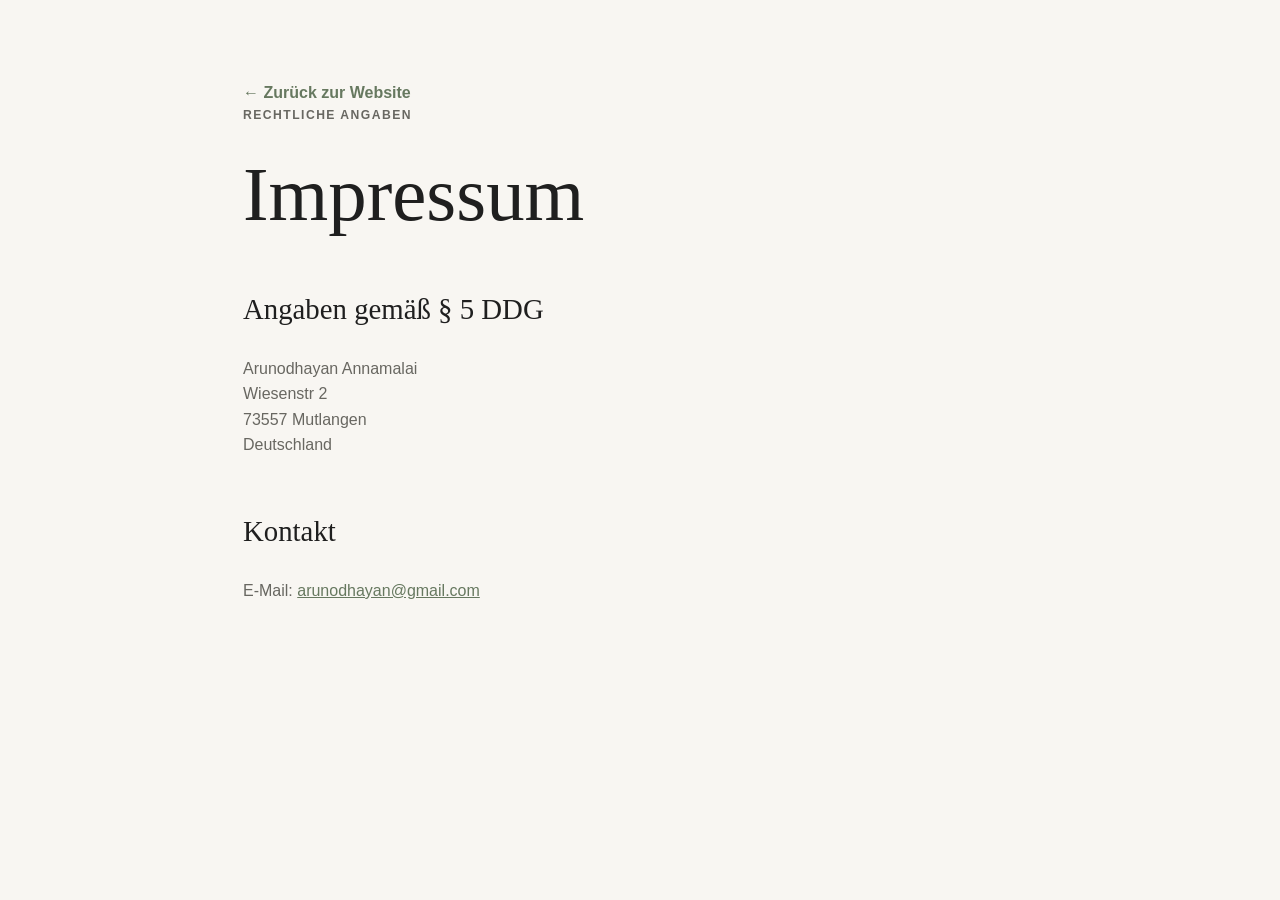
<file: impressum.html>
<!doctype html>
<html lang="de">
<head>
  <meta charset="utf-8" />
  <meta name="viewport" content="width=device-width, initial-scale=1" />
  <meta name="robots" content="index, follow" />

  <title>Impressum | Arunodhayan Annamalai</title>

  <link rel="canonical"
        href="https://www.arunodhayanannamalai.de/impressum.html" />

  <link rel="icon" href="favicon.svg" type="image/svg+xml" />
  <link rel="stylesheet" href="styles.css" />

  <style>
    .legal-page {
      max-width: 850px;
      margin: 0 auto;
      padding: 80px 28px 120px;
    }

    .legal-page h1,
    .legal-page h2 {
      font-family: var(--serif);
      font-weight: 400;
    }

    .legal-page h1 {
      font-size: clamp(3rem, 6vw, 5.5rem);
      line-height: 1.05;
      margin: 30px 0 50px;
    }

    .legal-page h2 {
      font-size: 1.8rem;
      margin-top: 50px;
    }

    .legal-page p {
      color: var(--muted);
    }

    .legal-page a {
      color: var(--moss);
    }

    .legal-back {
      text-decoration: none;
      font-weight: 600;
    }
  </style>
</head>

<body>

  <main class="legal-page">

    <a class="legal-back" href="/">← Zurück zur Website</a>

    <p class="eyebrow">Rechtliche Angaben</p>
    <h1>Impressum</h1>

    <h2>Angaben gemäß § 5 DDG</h2>

    <p>
      Arunodhayan Annamalai<br />
      Wiesenstr 2<br />
      73557 Mutlangen<br />
      Deutschland
    </p>

    <h2>Kontakt</h2>

    <p>
      E-Mail:
      <a href="mailto:arunodhayan@gmail.com">
        arunodhayan@gmail.com
      </a>
    </p>

  </main>

</body>
</html>
</file>
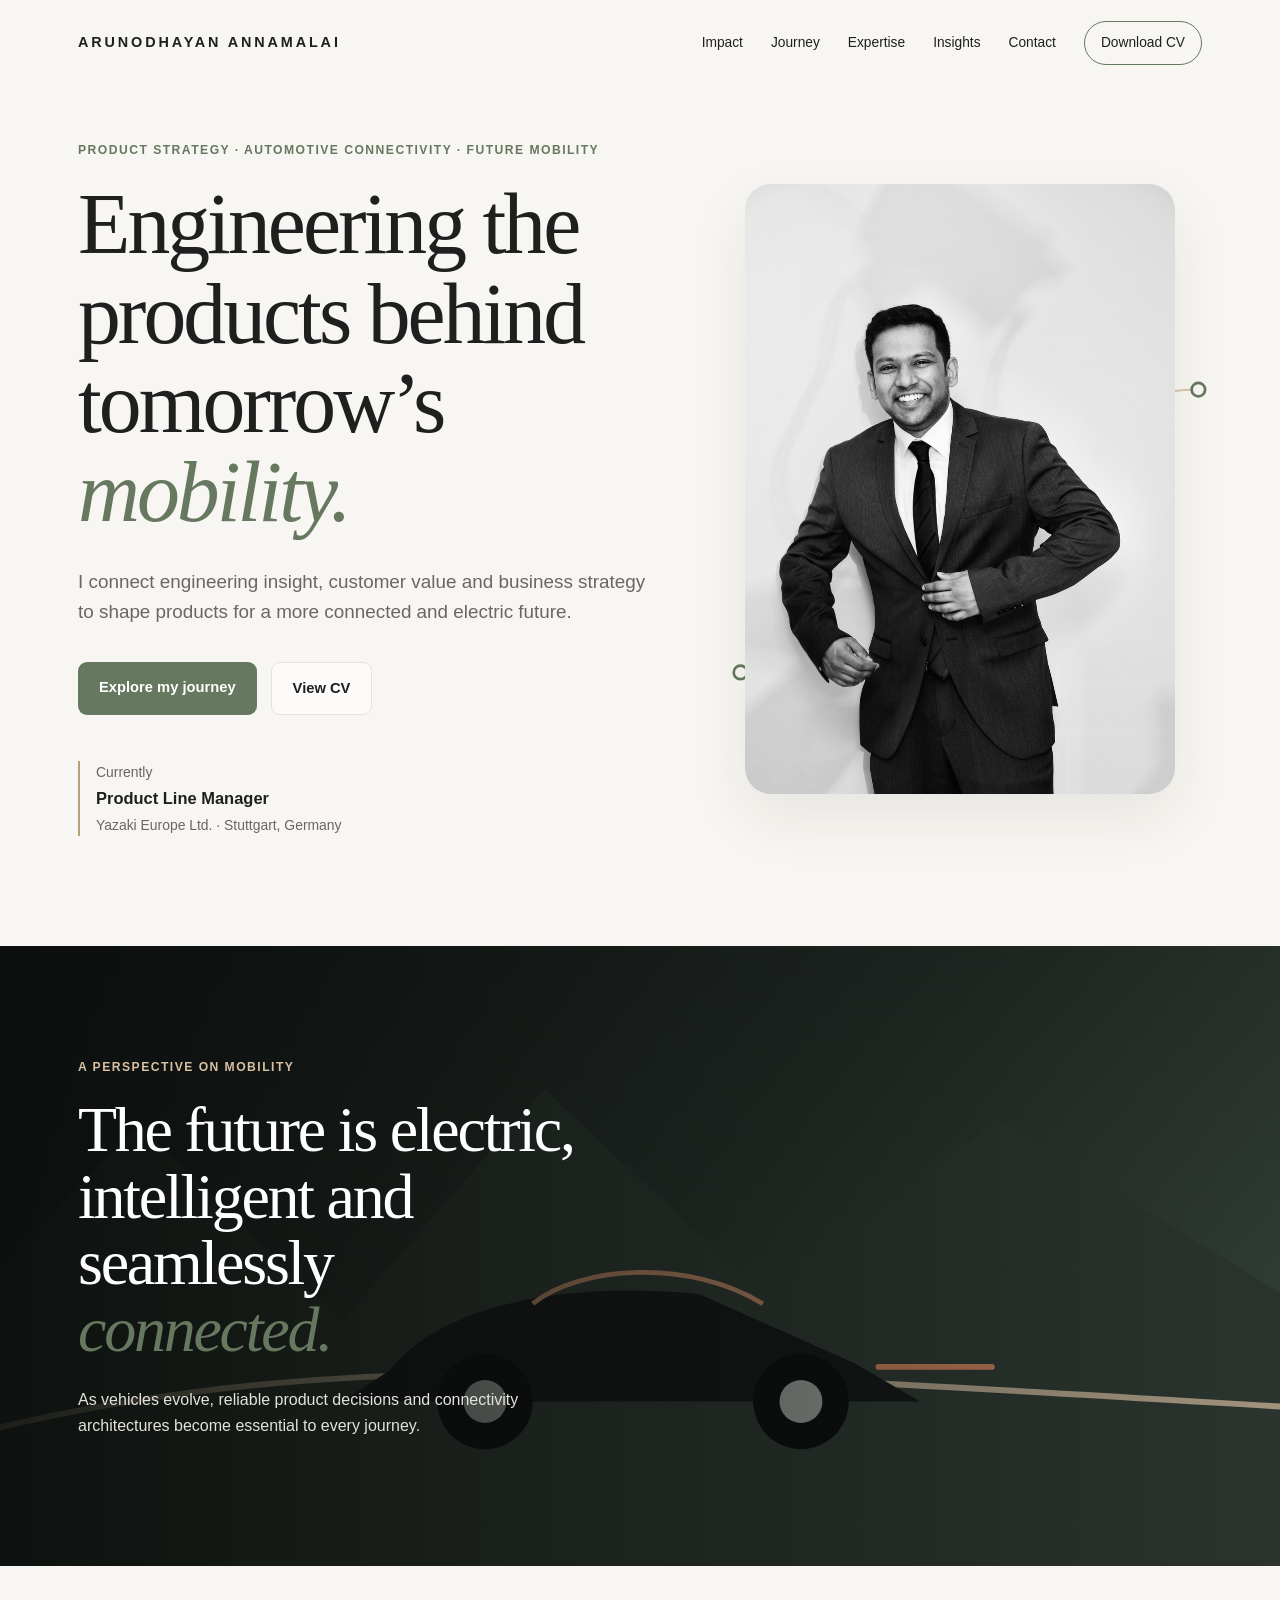
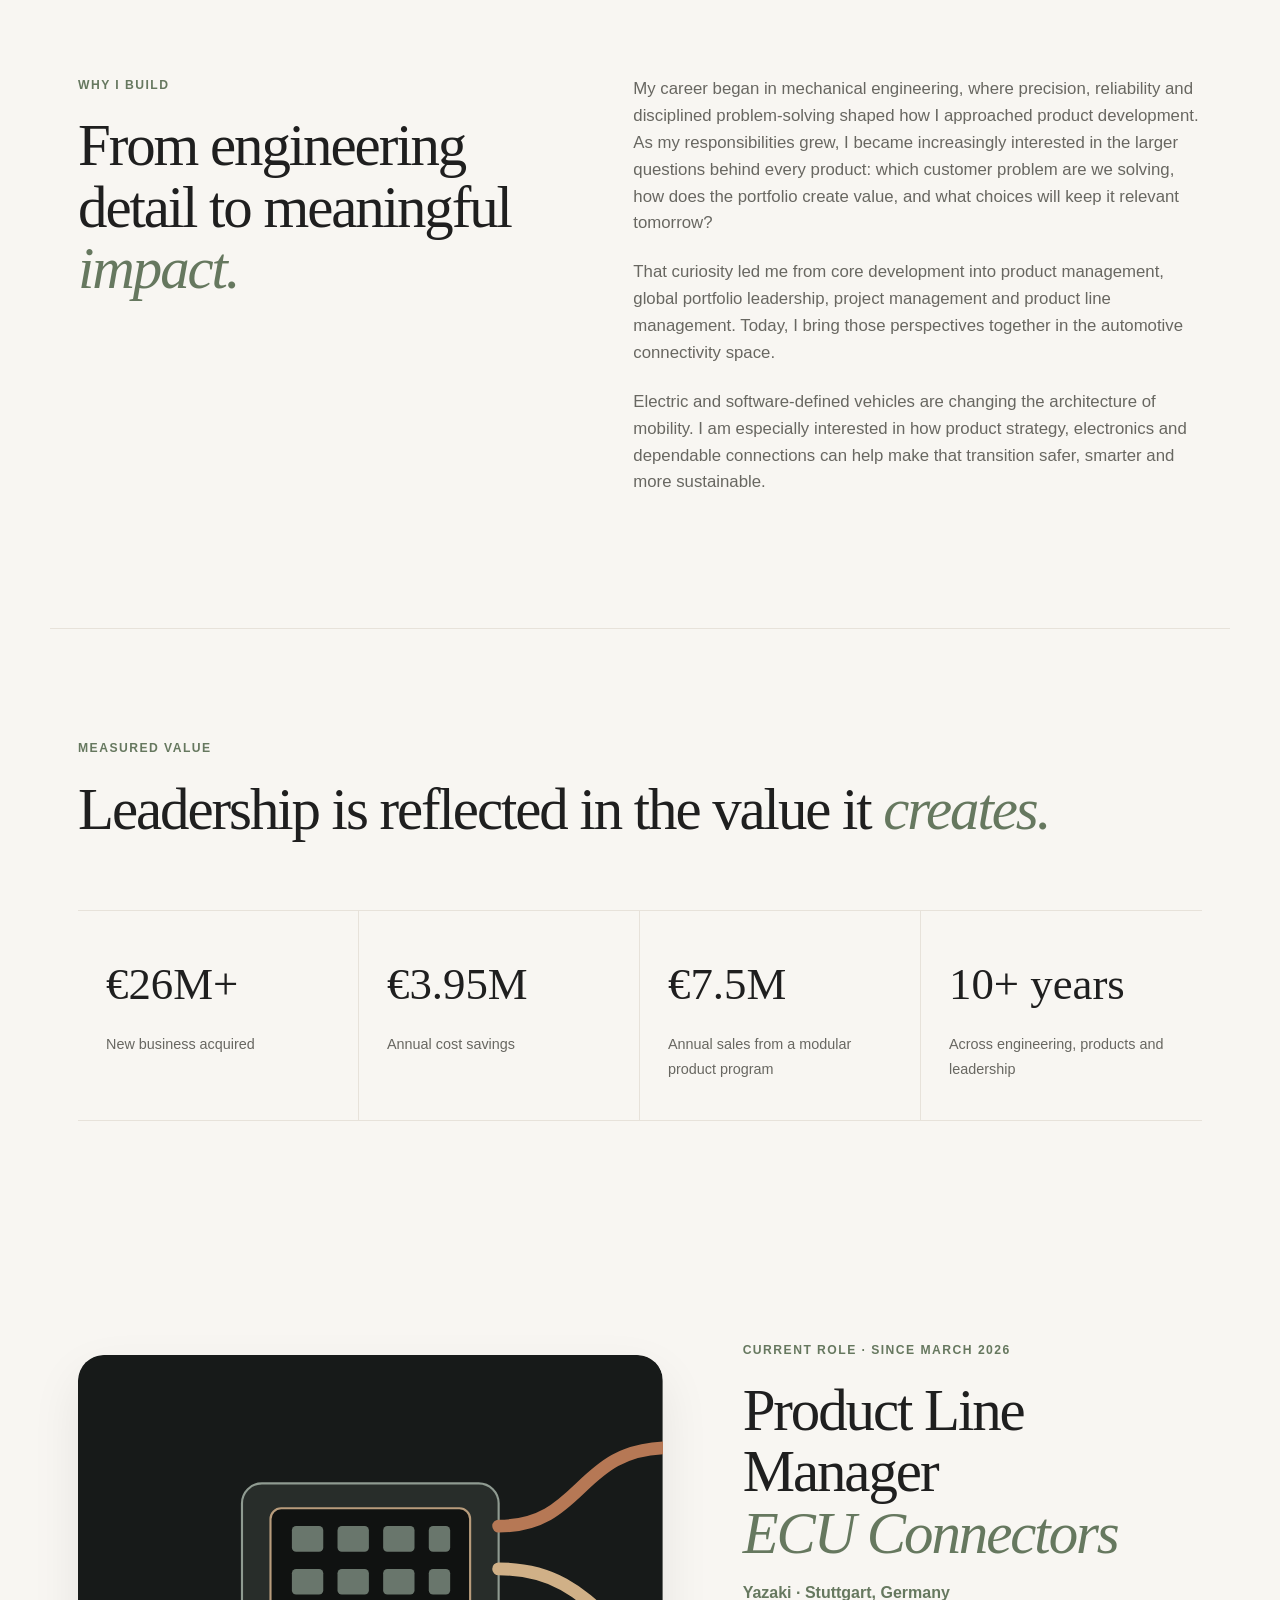
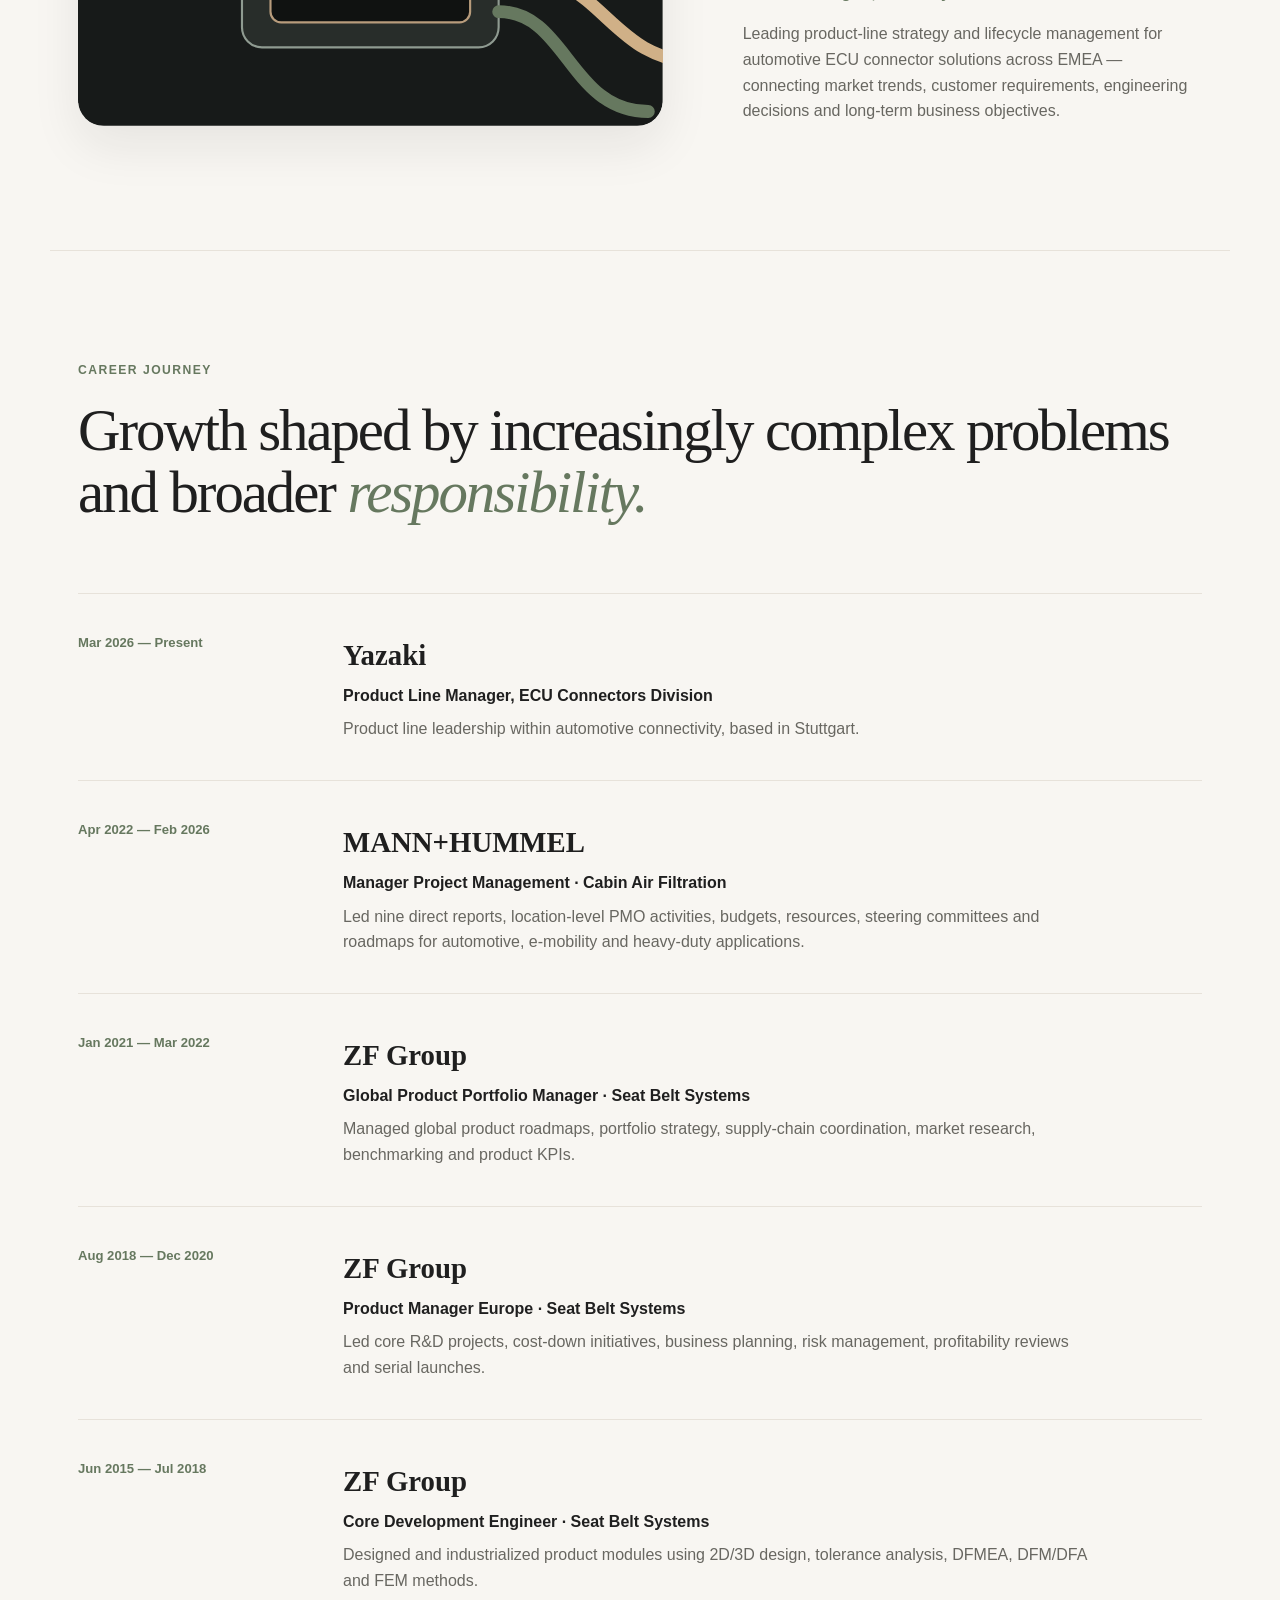
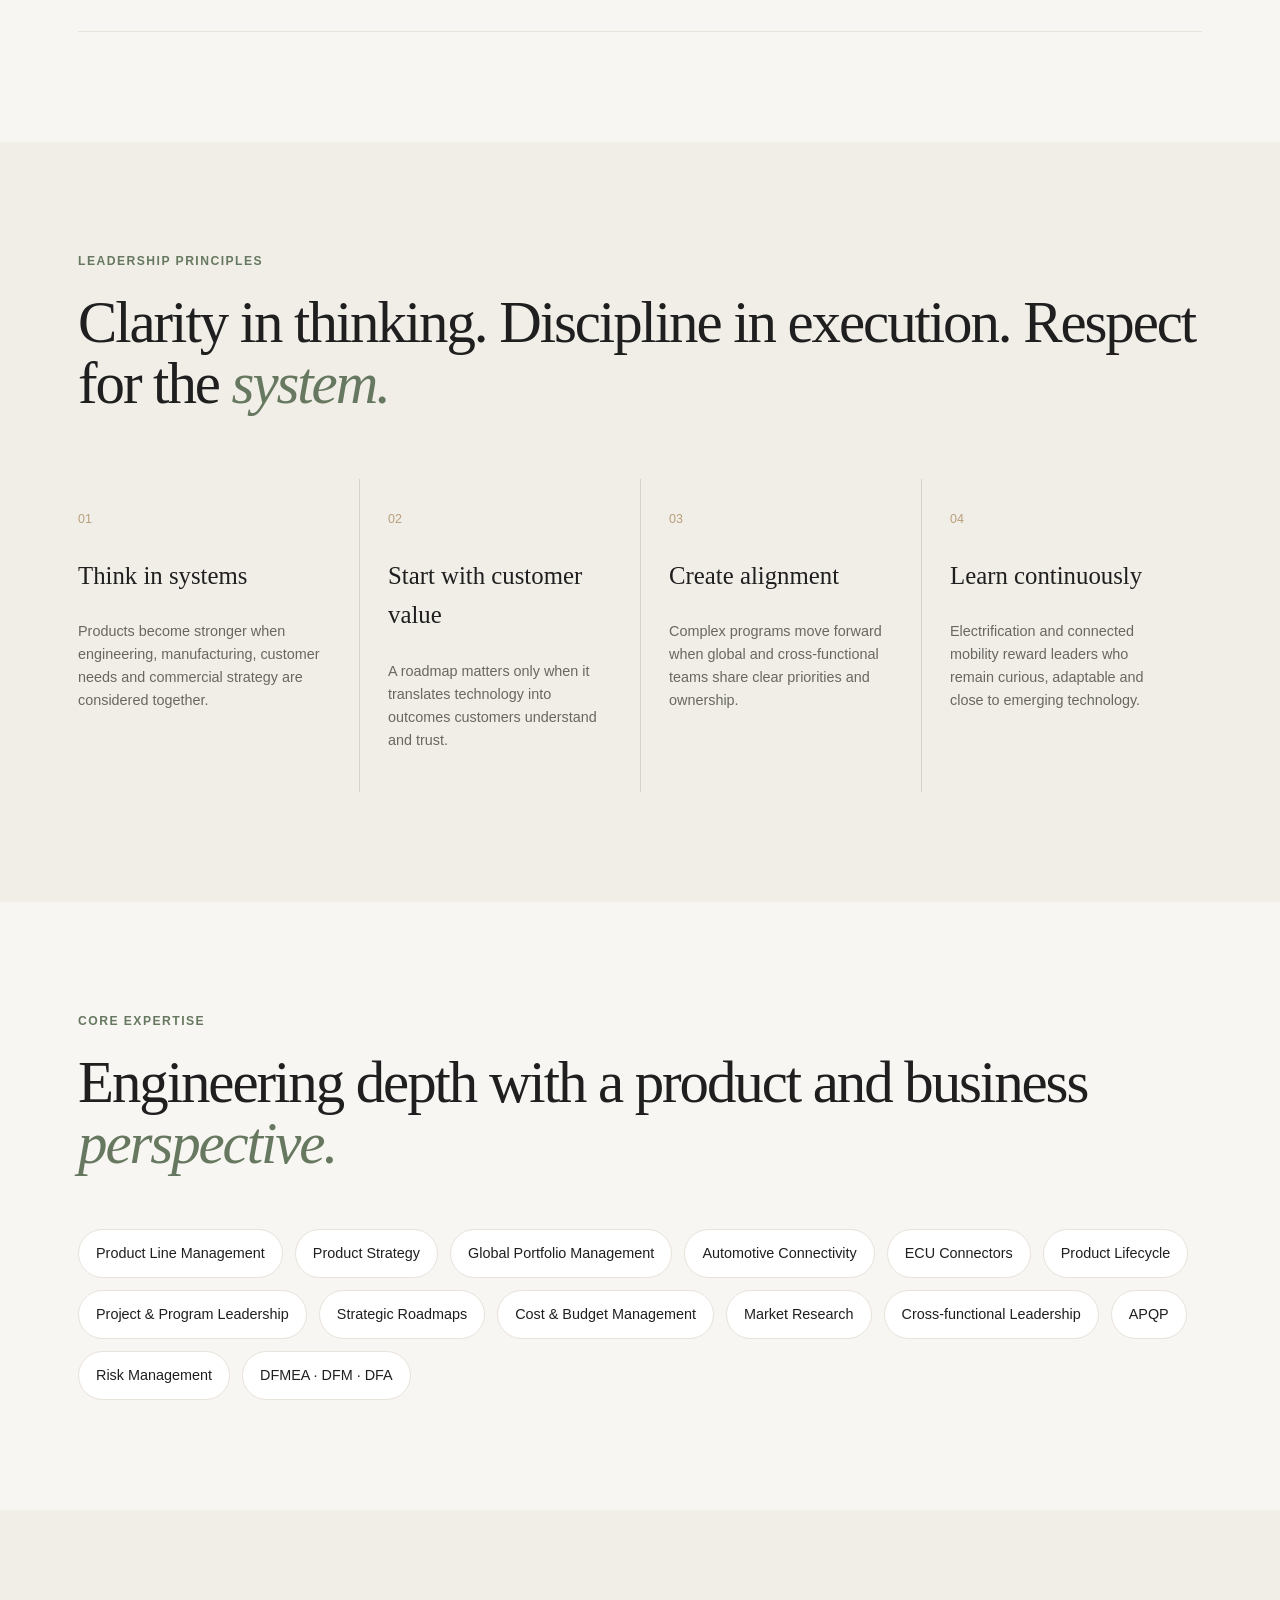
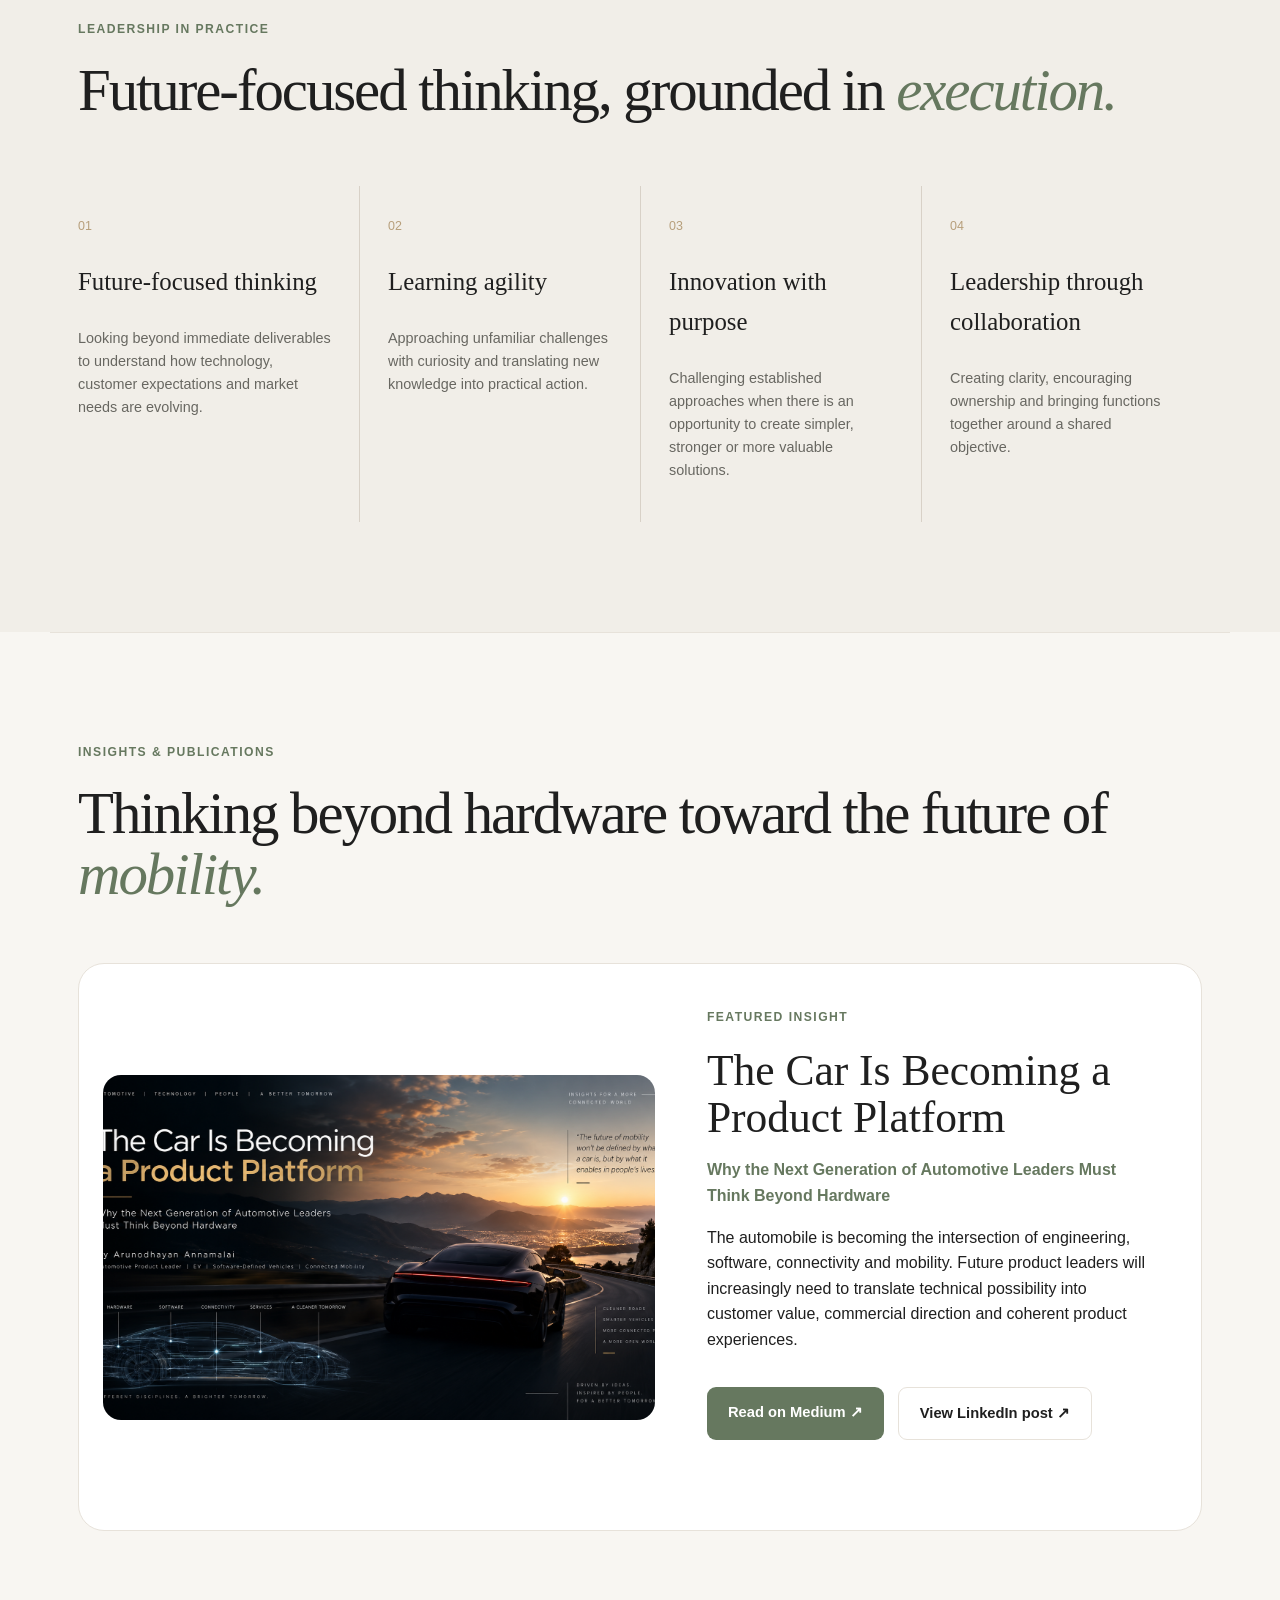
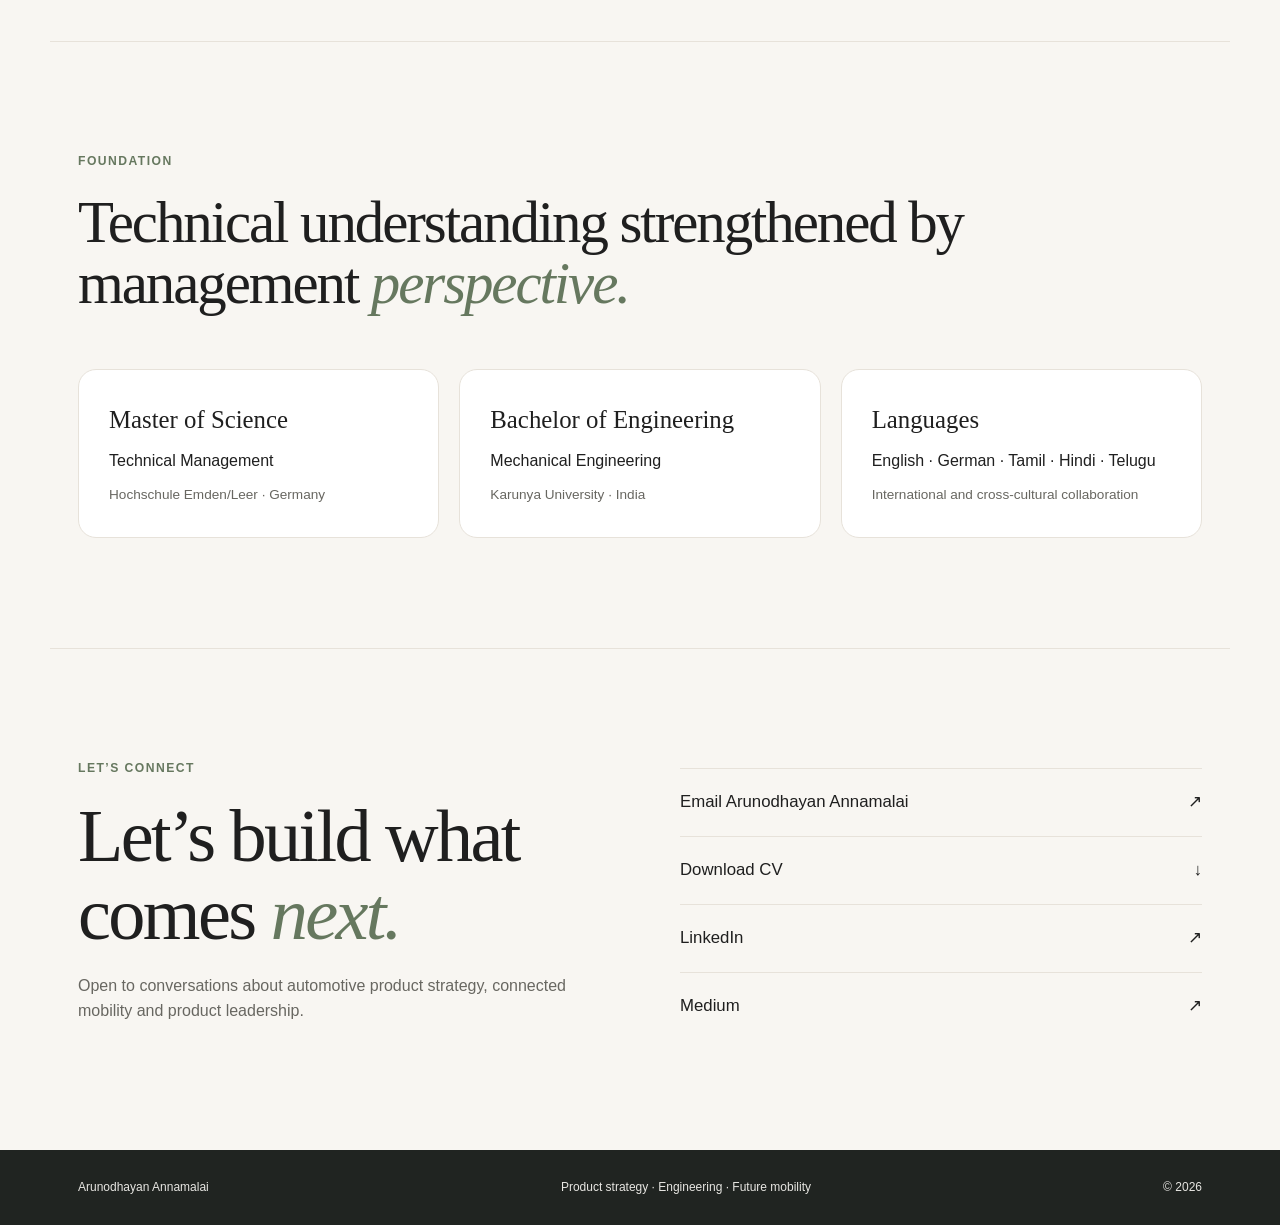
<file: index (1).html>
<!doctype html>
<html lang="en">
<head>
  <meta charset="utf-8" />
  <meta name="viewport" content="width=device-width, initial-scale=1" />
  <title>Arunodhayan Annamalai | Product Line Manager & Automotive Product Strategy</title>
  <meta name="description" content="Arunodhayan Annamalai is a Product Line Manager in Stuttgart with experience in automotive product strategy, global portfolio management, engineering leadership and connected mobility." />
  <meta name="keywords" content="Arunodhayan Annamalai, Product Line Manager Stuttgart, automotive product strategy, ECU connectors, automotive connectivity, product portfolio management, future mobility" />
  <meta name="author" content="Arunodhayan Annamalai" />
  <meta name="robots" content="index, follow, max-image-preview:large" />
  <link rel="canonical" href="https://kavyasrinivasan1956-cmyk.github.io/arunodhayan-apex/" />
  <meta property="og:type" content="website" />
  <meta property="og:title" content="Arunodhayan Annamalai | Product Strategy & Future Mobility" />
  <meta property="og:description" content="Engineering insight, product strategy and leadership for connected and electric mobility." />
  <meta property="og:url" content="https://kavyasrinivasan1956-cmyk.github.io/arunodhayan-apex/" />
  <meta property="og:image" content="https://kavyasrinivasan1956-cmyk.github.io/arunodhayan-apex/arunodhayan-portrait.jpg" />
  <meta name="twitter:card" content="summary_large_image" />
  <meta name="theme-color" content="#66785F" />
  <link rel="icon" href="favicon.svg" type="image/svg+xml" />
  <link rel="manifest" href="site.webmanifest" />
  <link rel="preconnect" href="https://fonts.googleapis.com" />
  <link rel="preconnect" href="https://fonts.gstatic.com" crossorigin />
  <link href="https://fonts.googleapis.com/css2?family=DM+Sans:wght@400;500;600&family=Manrope:wght@500;600;700&display=swap" rel="stylesheet" />
  <link rel="stylesheet" href="styles.css" />
  <script type="application/ld+json">
  {
    "@context": "https://schema.org",
    "@type": "Person",
    "name": "Arunodhayan Annamalai",
    "jobTitle": "Product Line Manager",
    "description": "Automotive product leader with experience in engineering, product management, global portfolio strategy and project management leadership.",
    "email": "mailto:arunodhayan@gmail.com",
    "address": {
      "@type": "PostalAddress",
      "addressLocality": "Stuttgart",
      "addressCountry": "DE"
    },
    "worksFor": {
      "@type": "Organization",
      "name": "Yazaki"
    },
    "knowsAbout": [
      "Automotive product strategy",
      "ECU connectors",
      "Product portfolio management",
      "Product lifecycle management",
      "Engineering leadership",
      "Electric mobility"
    ],
    "url": "https://kavyasrinivasan1956-cmyk.github.io/arunodhayan-apex/",
    "sameAs": [
      "https://www.linkedin.com/in/arunodhayanannamalai",
      "https://medium.com/@arunodhayan"
    ]
  }
  </script>
</head>
<body>
  <a class="skip-link" href="#main">Skip to content</a>
  <header class="site-header" id="top">
    <a class="wordmark" href="#top" aria-label="Arunodhayan Annamalai home">ARUNODHAYAN ANNAMALAI</a>
    <button class="menu-toggle" aria-expanded="false" aria-controls="site-nav">Menu</button>
    <nav id="site-nav" aria-label="Main navigation">
      <a href="#impact">Impact</a>
      <a href="#journey">Journey</a>
      <a href="#expertise">Expertise</a>
       <a href="#insights">Insights</a>
      <a href="#contact">Contact</a>
      <a class="nav-cta" href="arunodhayan-annamalai-resume.pdf" download>Download CV</a>
    </nav>
  </header>

  <main id="main">
    <section class="hero section-shell" aria-labelledby="hero-title">
      <div class="hero-copy reveal">
        <p class="eyebrow">Product strategy · Automotive connectivity · Future mobility</p>
        <h1 id="hero-title">Engineering the products behind tomorrow’s <em>mobility.</em></h1>
        <p class="hero-intro">I connect engineering insight, customer value and business strategy to shape products for a more connected and electric future.</p>
        <div class="hero-actions">
          <a class="button button-primary" href="#journey">Explore my journey</a>
          <a class="button button-secondary" href="arunodhayan-annamalai-resume.pdf" target="_blank" rel="noopener">View CV</a>
        </div>
        <div class="current-role" aria-label="Current position">
          <span>Currently</span>
          <strong>Product Line Manager</strong>
          <span>Yazaki Europe Ltd. · Stuttgart, Germany</span>
        </div>
      </div>
      <div class="hero-visual reveal delay-1">
        <div class="portrait-frame">
          <img src="arunodhayan-portrait.jpg" width="855" height="1287" alt="Professional portrait of Arunodhayan Annamalai" fetchpriority="high" />
        </div>
        <svg class="route-lines" viewBox="0 0 360 420" role="img" aria-label="Abstract connection line motif">
          <path d="M10 330 C90 330 82 240 160 240 S238 120 350 120" />
          <path d="M120 410 C120 340 210 350 210 270 S300 220 300 40" />
          <circle cx="10" cy="330" r="5"/><circle cx="160" cy="240" r="5"/><circle cx="350" cy="120" r="5"/><circle cx="300" cy="40" r="5"/>
        </svg>
      </div>
    </section>

    <section class="mobility-banner" aria-label="Future mobility vision">
      <div class="mobility-art" aria-hidden="true">
        <svg viewBox="0 0 1200 520" preserveAspectRatio="xMidYMid slice">
          <defs>
            <linearGradient id="sky" x1="0" y1="0" x2="1" y2="1">
              <stop offset="0" stop-color="#151918"/><stop offset="1" stop-color="#39483d"/>
            </linearGradient>
          </defs>
          <rect width="1200" height="520" fill="url(#sky)"/>
          <path d="M0 335 L180 150 350 315 520 120 710 300 900 145 1200 330 1200 520 0 520Z" fill="#2b342e"/>
          <path d="M0 420 C320 330 610 355 1200 390" fill="none" stroke="#d8c0a3" stroke-width="5" opacity=".7"/>
          <path d="M390 356 C430 304 530 280 650 292 L780 350 835 382 350 382Z" fill="#121514"/>
          <path d="M510 300 C550 268 641 262 703 300" fill="none" stroke="#aa7b5c" stroke-width="4"/>
          <circle cx="470" cy="382" r="40" fill="#0b0c0c"/><circle cx="735" cy="382" r="40" fill="#0b0c0c"/>
          <circle cx="470" cy="382" r="18" fill="#8d938e"/><circle cx="735" cy="382" r="18" fill="#8d938e"/>
          <path d="M800 353 h95" stroke="#b77554" stroke-width="5" stroke-linecap="round"/>
        </svg>
      </div>
      <div class="banner-copy reveal">
        <p class="eyebrow light">A perspective on mobility</p>
        <h2>The future is electric, intelligent and seamlessly <em>connected.</em></h2>
        <p>As vehicles evolve, reliable product decisions and connectivity architectures become essential to every journey.</p>
      </div>
    </section>

    <section class="story section-shell" id="story">
      <div class="section-heading reveal">
        <p class="eyebrow">Why I build</p>
        <h2>From engineering detail to meaningful <em>impact.</em></h2>
      </div>
      <div class="story-copy reveal delay-1">
        <p>My career began in mechanical engineering, where precision, reliability and disciplined problem-solving shaped how I approached product development. As my responsibilities grew, I became increasingly interested in the larger questions behind every product: which customer problem are we solving, how does the portfolio create value, and what choices will keep it relevant tomorrow?</p>
        <p>That curiosity led me from core development into product management, global portfolio leadership, project management and product line management. Today, I bring those perspectives together in the automotive connectivity space.</p>
        <p>Electric and software-defined vehicles are changing the architecture of mobility. I am especially interested in how product strategy, electronics and dependable connections can help make that transition safer, smarter and more sustainable.</p>
      </div>
    </section>

    <section class="impact section-shell" id="impact" aria-labelledby="impact-title">
      <div class="section-heading reveal">
        <p class="eyebrow">Measured value</p>
        <h2 id="impact-title">Leadership is reflected in the value it <em>creates.</em></h2>
      </div>
      <div class="metric-grid">
        <article class="metric reveal"><strong>€26M+</strong><span>New business acquired</span></article>
        <article class="metric reveal delay-1"><strong>€3.95M</strong><span>Annual cost savings</span></article>
        <article class="metric reveal delay-2"><strong>€7.5M</strong><span>Annual sales from a modular product program</span></article>
        <article class="metric reveal delay-3"><strong>10+ years</strong><span>Across engineering, products and leadership</span></article>
      </div>
    </section>

    <section class="current section-shell" id="current-role">
      <div class="technical-art reveal" aria-hidden="true">
        <svg viewBox="0 0 820 520">
          <rect width="820" height="520" rx="34" fill="#171a19"/>
          <g transform="translate(150 110)">
            <rect x="80" y="70" width="360" height="230" rx="28" fill="#282d2a" stroke="#8f9b91" stroke-width="3"/>
            <rect x="120" y="105" width="280" height="160" rx="15" fill="#101211" stroke="#b89c7c" stroke-width="3"/>
            <g fill="#69766c">
              <rect x="150" y="130" width="44" height="36" rx="6"/><rect x="214" y="130" width="44" height="36" rx="6"/><rect x="278" y="130" width="44" height="36" rx="6"/><rect x="342" y="130" width="30" height="36" rx="6"/>
              <rect x="150" y="190" width="44" height="36" rx="6"/><rect x="214" y="190" width="44" height="36" rx="6"/><rect x="278" y="190" width="44" height="36" rx="6"/><rect x="342" y="190" width="30" height="36" rx="6"/>
            </g>
            <path d="M440 130 C560 130 550 20 680 20" fill="none" stroke="#b67855" stroke-width="18" stroke-linecap="round"/>
            <path d="M440 190 C590 190 590 320 720 320" fill="none" stroke="#d0b087" stroke-width="18" stroke-linecap="round"/>
            <path d="M440 250 C535 250 540 390 650 390" fill="none" stroke="#66785f" stroke-width="18" stroke-linecap="round"/>
          </g>
        </svg>
      </div>
      <div class="current-copy reveal delay-1">
        <p class="eyebrow">Current role · Since March 2026</p>
        <h2>Product Line Manager<br /><em>ECU Connectors</em></h2>
        <p class="company">Yazaki · Stuttgart, Germany</p>
        <p>Leading product-line strategy and lifecycle management for automotive ECU connector solutions across EMEA — connecting market trends, customer requirements, engineering decisions and long-term business objectives.</p>
      </div>
    </section>

    <section class="journey section-shell" id="journey" aria-labelledby="journey-title">
      <div class="section-heading reveal">
        <p class="eyebrow">Career journey</p>
        <h2 id="journey-title">Growth shaped by increasingly complex problems and broader <em>responsibility.</em></h2>
      </div>
      <div class="timeline">
        <article class="timeline-item reveal">
          <time>Mar 2026 — Present</time><div><h3>Yazaki</h3><p class="role">Product Line Manager, ECU Connectors Division</p><p>Product line leadership within automotive connectivity, based in Stuttgart.</p></div>
        </article>
        <article class="timeline-item reveal">
          <time>Apr 2022 — Feb 2026</time><div><h3>MANN+HUMMEL</h3><p class="role">Manager Project Management · Cabin Air Filtration</p><p>Led nine direct reports, location-level PMO activities, budgets, resources, steering committees and roadmaps for automotive, e-mobility and heavy-duty applications.</p></div>
        </article>
        <article class="timeline-item reveal">
          <time>Jan 2021 — Mar 2022</time><div><h3>ZF Group</h3><p class="role">Global Product Portfolio Manager · Seat Belt Systems</p><p>Managed global product roadmaps, portfolio strategy, supply-chain coordination, market research, benchmarking and product KPIs.</p></div>
        </article>
        <article class="timeline-item reveal">
          <time>Aug 2018 — Dec 2020</time><div><h3>ZF Group</h3><p class="role">Product Manager Europe · Seat Belt Systems</p><p>Led core R&amp;D projects, cost-down initiatives, business planning, risk management, profitability reviews and serial launches.</p></div>
        </article>
        <article class="timeline-item reveal">
          <time>Jun 2015 — Jul 2018</time><div><h3>ZF Group</h3><p class="role">Core Development Engineer · Seat Belt Systems</p><p>Designed and industrialized product modules using 2D/3D design, tolerance analysis, DFMEA, DFM/DFA and FEM methods.</p></div>
        </article>
      </div>
    </section>

    <section class="principles section-shell">
      <div class="section-heading reveal">
        <p class="eyebrow">Leadership principles</p>
        <h2>Clarity in thinking. Discipline in execution. Respect for the <em>system.</em></h2>
      </div>
      <div class="principle-grid">
        <article class="reveal"><span>01</span><h3>Think in systems</h3><p>Products become stronger when engineering, manufacturing, customer needs and commercial strategy are considered together.</p></article>
        <article class="reveal delay-1"><span>02</span><h3>Start with customer value</h3><p>A roadmap matters only when it translates technology into outcomes customers understand and trust.</p></article>
        <article class="reveal delay-2"><span>03</span><h3>Create alignment</h3><p>Complex programs move forward when global and cross-functional teams share clear priorities and ownership.</p></article>
        <article class="reveal delay-3"><span>04</span><h3>Learn continuously</h3><p>Electrification and connected mobility reward leaders who remain curious, adaptable and close to emerging technology.</p></article>
      </div>
    </section>

    <section class="expertise section-shell" id="expertise">
      <div class="section-heading reveal">
        <p class="eyebrow">Core expertise</p>
        <h2>Engineering depth with a product and business <em>perspective.</em></h2>
      </div>
      <div class="tag-list reveal delay-1" aria-label="Professional expertise">
        <span>Product Line Management</span><span>Product Strategy</span><span>Global Portfolio Management</span><span>Automotive Connectivity</span><span>ECU Connectors</span><span>Product Lifecycle</span><span>Project &amp; Program Leadership</span><span>Strategic Roadmaps</span><span>Cost &amp; Budget Management</span><span>Market Research</span><span>Cross-functional Leadership</span><span>APQP</span><span>Risk Management</span><span>DFMEA · DFM · DFA</span>
      </div>
    </section>

    <section class="principles section-shell" id="leadership">
      <div class="section-heading reveal">
        <p class="eyebrow">Leadership in practice</p>
        <h2>Future-focused thinking, grounded in <em>execution.</em></h2>
      </div>
      <div class="principle-grid">
        <article class="reveal"><span>01</span><h3>Future-focused thinking</h3><p>Looking beyond immediate deliverables to understand how technology, customer expectations and market needs are evolving.</p></article>
        <article class="reveal delay-1"><span>02</span><h3>Learning agility</h3><p>Approaching unfamiliar challenges with curiosity and translating new knowledge into practical action.</p></article>
        <article class="reveal delay-2"><span>03</span><h3>Innovation with purpose</h3><p>Challenging established approaches when there is an opportunity to create simpler, stronger or more valuable solutions.</p></article>
        <article class="reveal delay-3"><span>04</span><h3>Leadership through collaboration</h3><p>Creating clarity, encouraging ownership and bringing functions together around a shared objective.</p></article>
      </div>
    </section>

    <section class="insights section-shell" id="insights">
      <div class="section-heading reveal">
        <p class="eyebrow">Insights &amp; publications</p>
        <h2>Thinking beyond hardware toward the future of <em>mobility.</em></h2>
      </div>
      <article class="insight-card reveal">
        <img src="product-platform-cover.png" alt="The Car Is Becoming a Product Platform article cover" loading="lazy" />
        <div class="insight-copy">
          <p class="eyebrow">Featured insight</p>
          <h3>The Car Is Becoming a Product Platform</h3>
          <p class="insight-subtitle">Why the Next Generation of Automotive Leaders Must Think Beyond Hardware</p>
          <p>The automobile is becoming the intersection of engineering, software, connectivity and mobility. Future product leaders will increasingly need to translate technical possibility into customer value, commercial direction and coherent product experiences.</p>
          <div class="hero-actions">
            <a class="button button-primary" href="https://medium.com/@arunodhayan/the-car-is-becoming-a-product-platform-ee07dbe4f7dc" target="_blank" rel="noopener">Read on Medium ↗</a>
            <a class="button button-secondary" href="https://lnkd.in/p/eEQQFguM" target="_blank" rel="noopener">View LinkedIn post ↗</a>
          </div>
        </div>
      </article>
    </section>

    <section class="education section-shell">
      <div class="section-heading reveal">
        <p class="eyebrow">Foundation</p>
        <h2>Technical understanding strengthened by management <em>perspective.</em></h2>
      </div>
      <div class="education-grid">
        <article class="reveal"><h3>Master of Science</h3><p>Technical Management</p><span>Hochschule Emden/Leer · Germany</span></article>
        <article class="reveal delay-1"><h3>Bachelor of Engineering</h3><p>Mechanical Engineering</p><span>Karunya University · India</span></article>
        <article class="reveal delay-2"><h3>Languages</h3><p>English · German · Tamil · Hindi · Telugu</p><span>International and cross-cultural collaboration</span></article>
      </div>
    </section>

    <section class="contact section-shell" id="contact">
      <div class="contact-copy reveal">
        <p class="eyebrow">Let’s connect</p>
        <h2>Let’s build what comes <em>next.</em></h2>
        <p>Open to conversations about automotive product strategy, connected mobility and product leadership.</p>
      </div>
      <div class="contact-actions reveal delay-1">
        <a href="mailto:arunodhayan@gmail.com">Email Arunodhayan Annamalai <span>↗</span></a>
        <a href="arunodhayan-annamalai-resume.pdf" download>Download CV <span>↓</span></a>
        <a href="https://www.linkedin.com/in/arunodhayanannamalai" target="_blank" rel="noopener">LinkedIn <span>↗</span></a>
         <a href="https://medium.com/@arunodhayan" target="_blank" rel="noopener">Medium <span>↗</span></a>
      </div>
    </section>
  </main>

  <footer>
    <span>Arunodhayan Annamalai</span>
    <span>Product strategy · Engineering · Future mobility</span>
    <span>© <span id="year"></span></span>
  </footer>
  <script src="script.js" defer></script>
</body>
</html>
</file>
<file: styles.css>
:root{--ivory:#f8f6f2;--paper:#fff;--ink:#1f1f1f;--muted:#686761;--moss:#66785f;--moss-dark:#4f6150;--bronze:#b79f7b;--stone:#e7e2da;--max:1180px;--radius:26px;--serif:Georgia,'Times New Roman',serif;--sans:Arial,sans-serif;
--display:Arial,sans-serif}
*{box-sizing:border-box}html{scroll-behavior:smooth}body{margin:0;background:var(--ivory);color:var(--ink);font-family:var(--sans);line-height:1.6}img,svg{display:block;max-width:100%}a{color:inherit}.skip-link{position:absolute;left:-999px;top:0}.skip-link:focus{left:1rem;top:1rem;background:white;padding:.7rem 1rem;z-index:999}.site-header{height:86px;display:flex;align-items:center;justify-content:space-between;max-width:var(--max);margin:auto;padding:0 28px;position:relative;z-index:20}.wordmark{text-decoration:none;font-family:var(--display);font-size:.9rem;font-weight:700;letter-spacing:.2em}.site-header nav{display:flex;align-items:center;gap:28px}.site-header nav a{text-decoration:none;font-size:.86rem}.nav-cta{border:1px solid var(--moss);padding:10px 16px;border-radius:999px}.menu-toggle{display:none;background:none;border:0;font:inherit}.section-shell{max-width:var(--max);margin:auto;padding:110px 28px}.hero{min-height:calc(100vh - 86px);display:grid;grid-template-columns:1.08fr .92fr;gap:70px;align-items:center;padding-top:55px}.eyebrow{text-transform:uppercase;letter-spacing:.12em;font-size:.76rem;font-weight:600;color:var(--moss);margin:0 0 20px}.hero h1,.section-heading h2,.banner-copy h2,.current h2,.contact h2{font-family:var(--serif);font-weight:400;line-height:1.04;letter-spacing:-.035em}.hero h1{font-size:clamp(3.3rem,6.7vw,6.8rem);margin:0;max-width:780px}.hero h1 em,.section-heading em,.banner-copy em,.current em,.contact em{font-weight:400;color:var(--moss)}.hero-intro{font-size:1.18rem;color:var(--muted);max-width:590px;margin:30px 0}.hero-actions{display:flex;gap:14px;margin:34px 0 46px}.button{display:inline-flex;text-decoration:none;padding:14px 21px;border-radius:9px;font-size:.92rem;font-weight:600;transition:.25s ease}.button-primary{background:var(--moss);color:white}.button-primary:hover{background:var(--moss-dark);transform:translateY(-2px)}.button-secondary{border:1px solid var(--stone);background:rgba(255,255,255,.6)}.button-secondary:hover{border-color:var(--moss)}.current-role{display:grid;gap:2px;border-left:2px solid var(--bronze);padding-left:16px;color:var(--muted);font-size:.87rem}.current-role strong{color:var(--ink);font-size:1.03rem}.hero-visual{position:relative;min-height:650px;display:grid;place-items:center}.portrait-frame{position:relative;z-index:2;width:min(430px,90%);height:610px;border-radius:var(--radius);overflow:hidden;background:linear-gradient(145deg,#eee8de,#faf8f4);box-shadow:0 24px 60px rgba(40,36,29,.08)}.portrait-frame img{width:100%;height:100%;object-fit:cover;object-position:center 22%;filter:contrast(.98)}.route-lines{position:absolute;width:100%;right:-10px;bottom:20px;overflow:visible}.route-lines path{fill:none;stroke:var(--bronze);stroke-width:1.5;opacity:.55}.route-lines circle{fill:var(--ivory);stroke:var(--moss);stroke-width:2}.mobility-banner{min-height:620px;position:relative;display:grid;align-items:center;overflow:hidden;background:#171b19;color:white}.mobility-art{position:absolute;inset:0}.mobility-art svg{width:100%;height:100%;object-fit:cover}.mobility-banner:after{content:"";position:absolute;inset:0;background:linear-gradient(90deg,rgba(10,13,11,.88),rgba(10,13,11,.42) 50%,rgba(10,13,11,.02))}.banner-copy{position:relative;z-index:2;width:min(520px,calc(100% - 56px));margin-left:max(28px,calc((100vw - var(--max))/2 + 28px))}.eyebrow.light{color:#d8c0a3}.banner-copy h2{font-size:clamp(2.8rem,5vw,5rem);margin:0 0 24px}.banner-copy p{max-width:500px;color:#e4e2dd}.story{display:grid;grid-template-columns:.9fr 1.1fr;gap:90px}.section-heading h2{font-size:clamp(2.6rem,4.6vw,4.8rem);margin:0}.story-copy{font-size:1.05rem;color:var(--muted)}.story-copy p{margin:0 0 22px}.impact{border-top:1px solid var(--stone)}.metric-grid{display:grid;grid-template-columns:repeat(4,1fr);margin-top:70px;border-top:1px solid var(--stone);border-bottom:1px solid var(--stone)}.metric{padding:38px 28px;min-height:180px;border-right:1px solid var(--stone)}.metric:last-child{border-right:0}.metric strong{display:block;font-family:var(--serif);font-size:2.8rem;font-weight:400;margin-bottom:10px}.metric span{color:var(--muted);font-size:.9rem}.current{display:grid;grid-template-columns:1.12fr .88fr;gap:80px;align-items:center}.technical-art svg{border-radius:var(--radius);box-shadow:0 20px 50px rgba(20,20,20,.08)}.current h2{font-size:clamp(2.7rem,4.6vw,4.8rem);margin:0 0 12px}.current .company{color:var(--moss);font-weight:600}.current-copy>p:last-child{color:var(--muted)}.journey{border-top:1px solid var(--stone)}.timeline{margin-top:70px;border-top:1px solid var(--stone)}.timeline-item{display:grid;grid-template-columns:220px 1fr;gap:45px;padding:38px 0;border-bottom:1px solid var(--stone)}.timeline-item time{font-size:.82rem;color:var(--moss);font-weight:600}.timeline-item h3{font-family:var(--serif);font-size:1.8rem;margin:0}.timeline-item .role{font-weight:600;margin:5px 0 8px}.timeline-item div>p:last-child{color:var(--muted);margin:0;max-width:750px}.principles{background:#f1eee8;max-width:none;padding-left:max(28px,calc((100vw - var(--max))/2 + 28px));padding-right:max(28px,calc((100vw - var(--max))/2 + 28px))}.principles .section-heading{max-width:var(--max)}.principle-grid{max-width:var(--max);display:grid;grid-template-columns:repeat(4,1fr);margin-top:65px}.principle-grid article{padding:26px 28px;border-left:1px solid #d8d1c7}.principle-grid article:first-child{border-left:0;padding-left:0}.principle-grid span{font-size:.78rem;color:var(--bronze)}.principle-grid h3{font-family:var(--serif);font-size:1.55rem;font-weight:400}.principle-grid p{font-size:.9rem;color:var(--muted)}.expertise .tag-list{display:flex;flex-wrap:wrap;gap:12px;margin-top:55px}.tag-list span{background:white;border:1px solid var(--stone);border-radius:999px;padding:12px 17px;font-size:.9rem}.education{border-top:1px solid var(--stone)}.education-grid{display:grid;grid-template-columns:repeat(3,1fr);gap:20px;margin-top:55px}.education-grid article{background:white;border:1px solid var(--stone);padding:30px;border-radius:18px}.education-grid h3{font-family:var(--serif);font-weight:400;font-size:1.55rem;margin:0}.education-grid p{margin:8px 0}.education-grid span{font-size:.85rem;color:var(--muted)}.contact{display:grid;grid-template-columns:1fr 1fr;gap:80px;align-items:end;border-top:1px solid var(--stone)}.contact h2{font-size:clamp(3.1rem,5.8vw,6rem);margin:0 0 20px}.contact-copy>p:last-child{color:var(--muted);max-width:520px}.contact-actions{display:grid}.contact-actions a,.linkedin-placeholder{display:flex;justify-content:space-between;align-items:center;text-decoration:none;border-top:1px solid var(--stone);padding:20px 0;font-size:1.05rem}.contact-actions a:hover{color:var(--moss)}.linkedin-placeholder{color:#9b9891}footer{background:#202421;color:#e7e6e2;display:flex;justify-content:space-between;gap:24px;padding:28px max(28px,calc((100vw - var(--max))/2 + 28px));font-size:.75rem}.reveal{opacity:0;transform:translateY(22px);transition:opacity .75s ease,transform .75s ease}.reveal.visible{opacity:1;transform:none}.delay-1{transition-delay:.1s}.delay-2{transition-delay:.2s}.delay-3{transition-delay:.3s}
@media(max-width:900px){.site-header nav{display:none;position:absolute;top:72px;left:20px;right:20px;background:white;padding:22px;border:1px solid var(--stone);border-radius:16px;flex-direction:column;align-items:flex-start;box-shadow:0 18px 50px rgba(0,0,0,.08)}.site-header nav.open{display:flex}.menu-toggle{display:block}.hero{grid-template-columns:1fr;padding-top:45px}.hero-visual{min-height:auto}.portrait-frame{height:560px}.story,.current,.contact{grid-template-columns:1fr}.metric-grid,.principle-grid,.education-grid{grid-template-columns:repeat(2,1fr)}.metric:nth-child(2){border-right:0}.metric:nth-child(-n+2){border-bottom:1px solid var(--stone)}.principle-grid article:nth-child(3){border-left:0}.timeline-item{grid-template-columns:150px 1fr}}
@media(max-width:600px){.section-shell{padding:78px 20px}.site-header{height:70px;padding:0 20px}.hero{min-height:auto;padding-top:45px;gap:45px}.hero h1{font-size:3.35rem}.hero-intro{font-size:1rem}.hero-actions{flex-direction:column;align-items:stretch}.button{justify-content:center}.portrait-frame{height:470px;width:100%}.mobility-banner{min-height:540px}.story{gap:36px}.metric-grid,.principle-grid,.education-grid{grid-template-columns:1fr}.metric{border-right:0;border-bottom:1px solid var(--stone)}.metric:last-child{border-bottom:0}.principle-grid article,.principle-grid article:first-child,.principle-grid article:nth-child(3){border-left:0;border-top:1px solid #d8d1c7;padding:26px 0}.timeline-item{grid-template-columns:1fr;gap:8px}.contact{gap:35px}footer{flex-direction:column}.section-heading h2{font-size:2.75rem}}
@media(prefers-reduced-motion:reduce){html{scroll-behavior:auto}.reveal{opacity:1;transform:none;transition:none}.button{transition:none}}
.executive-bio{font-size:1.18rem;color:var(--ink);border-left:2px solid var(--bronze);padding-left:20px;margin-bottom:30px!important}.insights{border-top:1px solid var(--stone)}.insight-card{display:grid;grid-template-columns:1.08fr .92fr;gap:52px;align-items:center;margin-top:58px;background:#fff;border:1px solid var(--stone);border-radius:var(--radius);padding:24px}.insight-card>img{width:100%;aspect-ratio:16/10;object-fit:cover;border-radius:18px}.insight-copy{padding:20px 24px 20px 0}.insight-copy h3{font-family:var(--serif);font-size:clamp(2rem,3.4vw,3.5rem);font-weight:400;line-height:1.08;margin:0 0 12px}.insight-subtitle{font-weight:600;color:var(--moss)}@media(max-width:900px){.insight-card{grid-template-columns:1fr}.insight-copy{padding:10px}}
</file>
